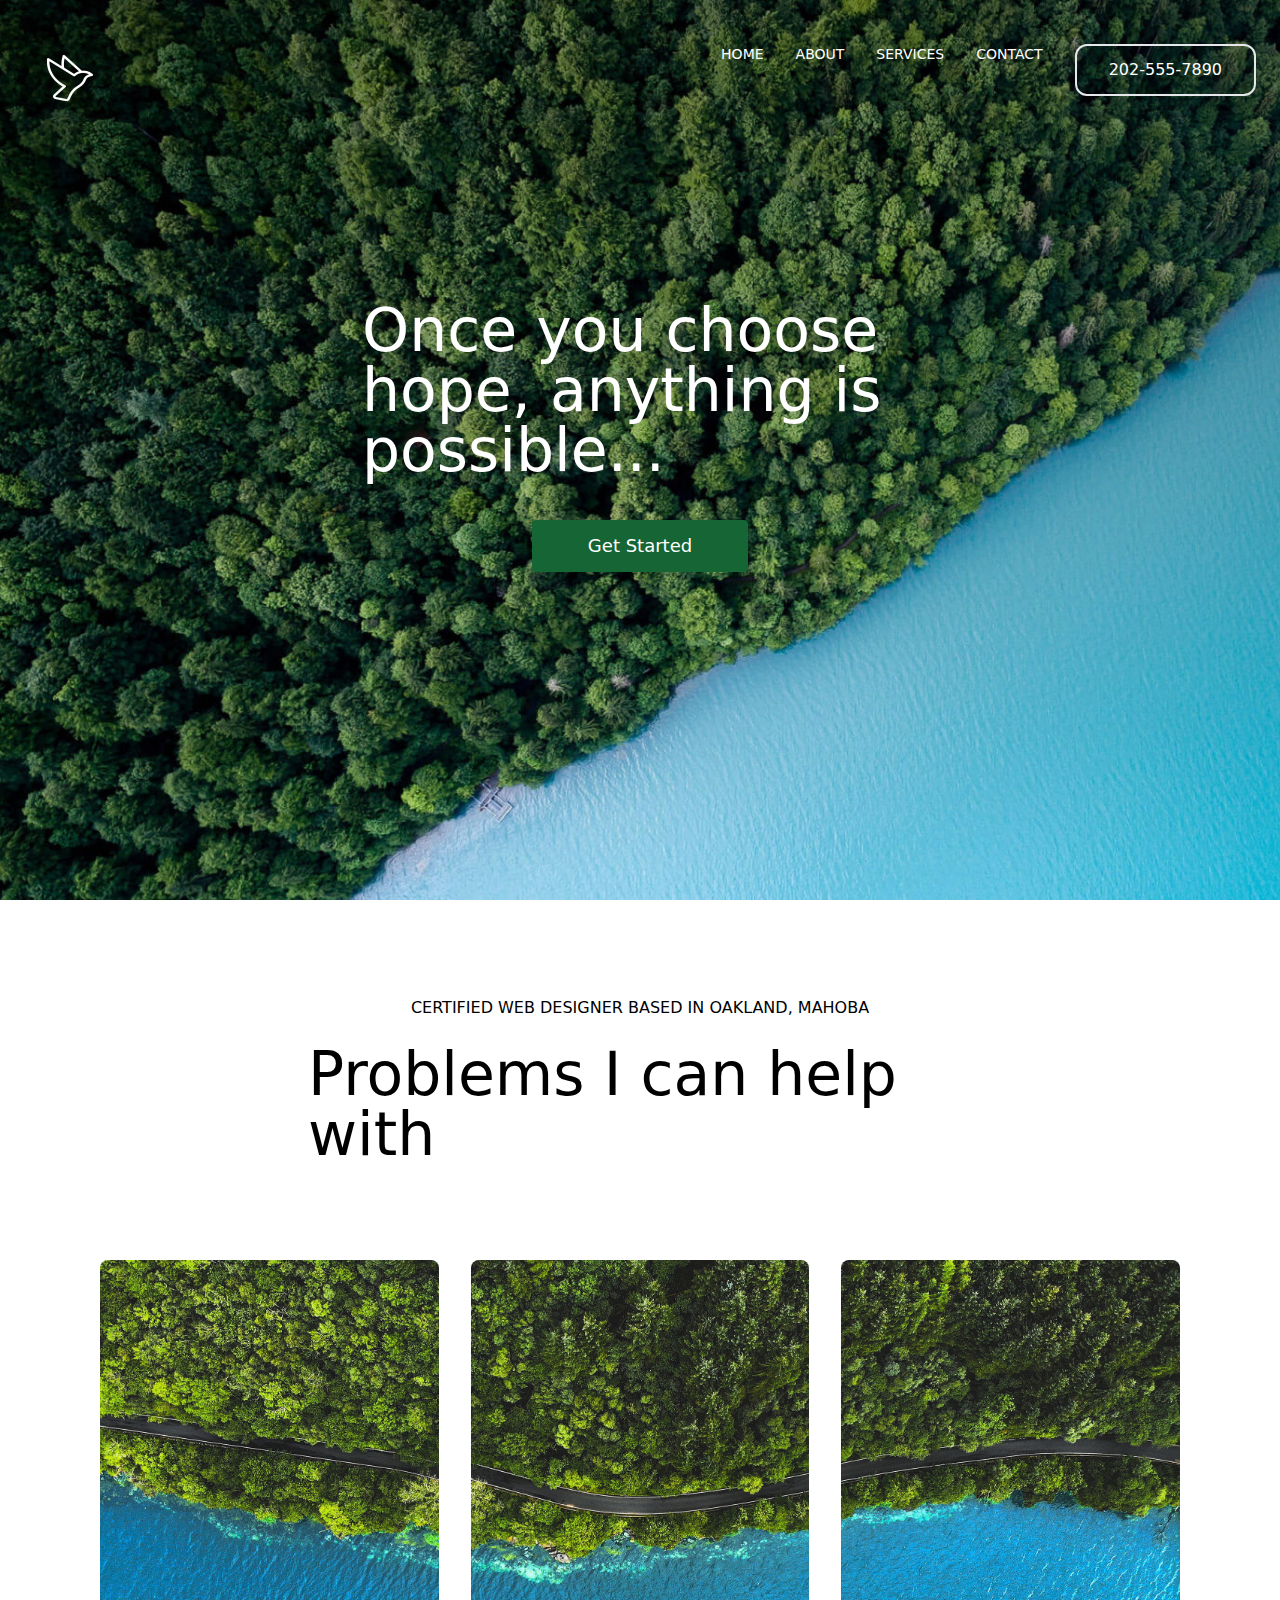
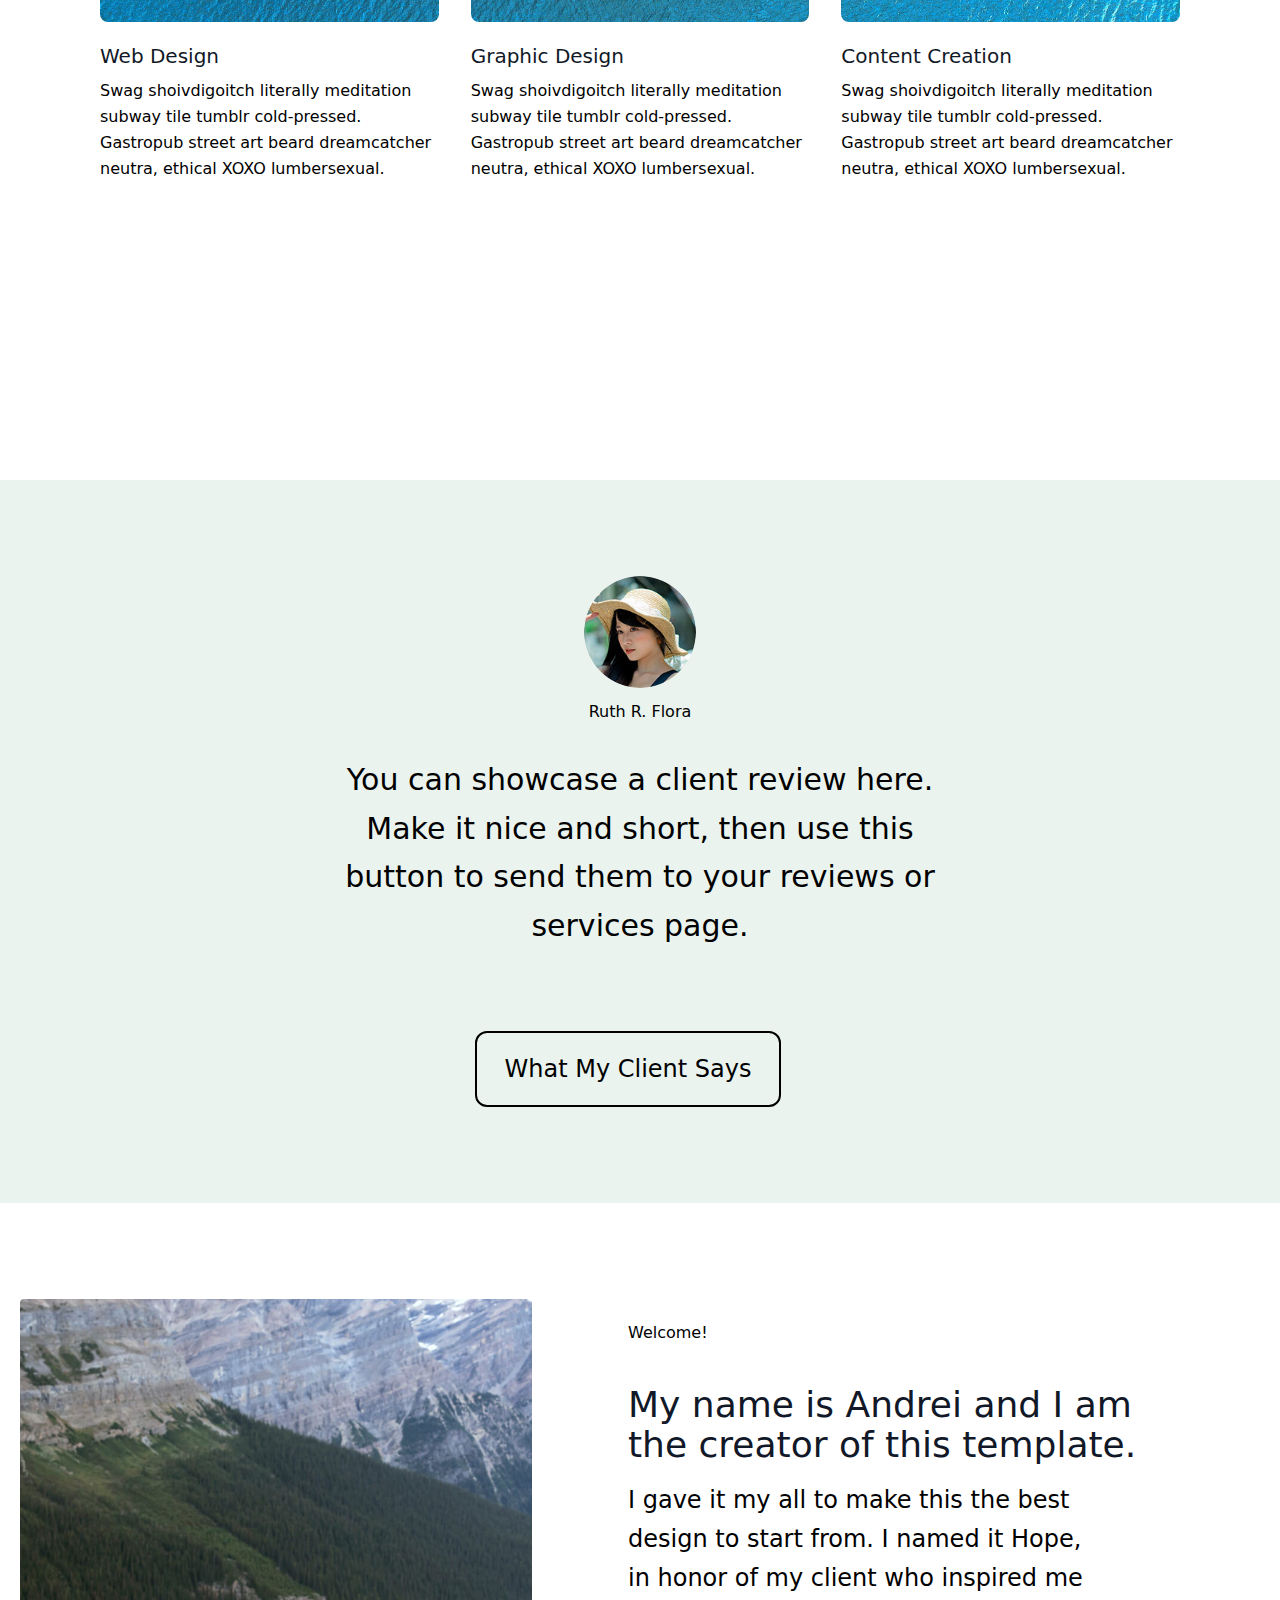
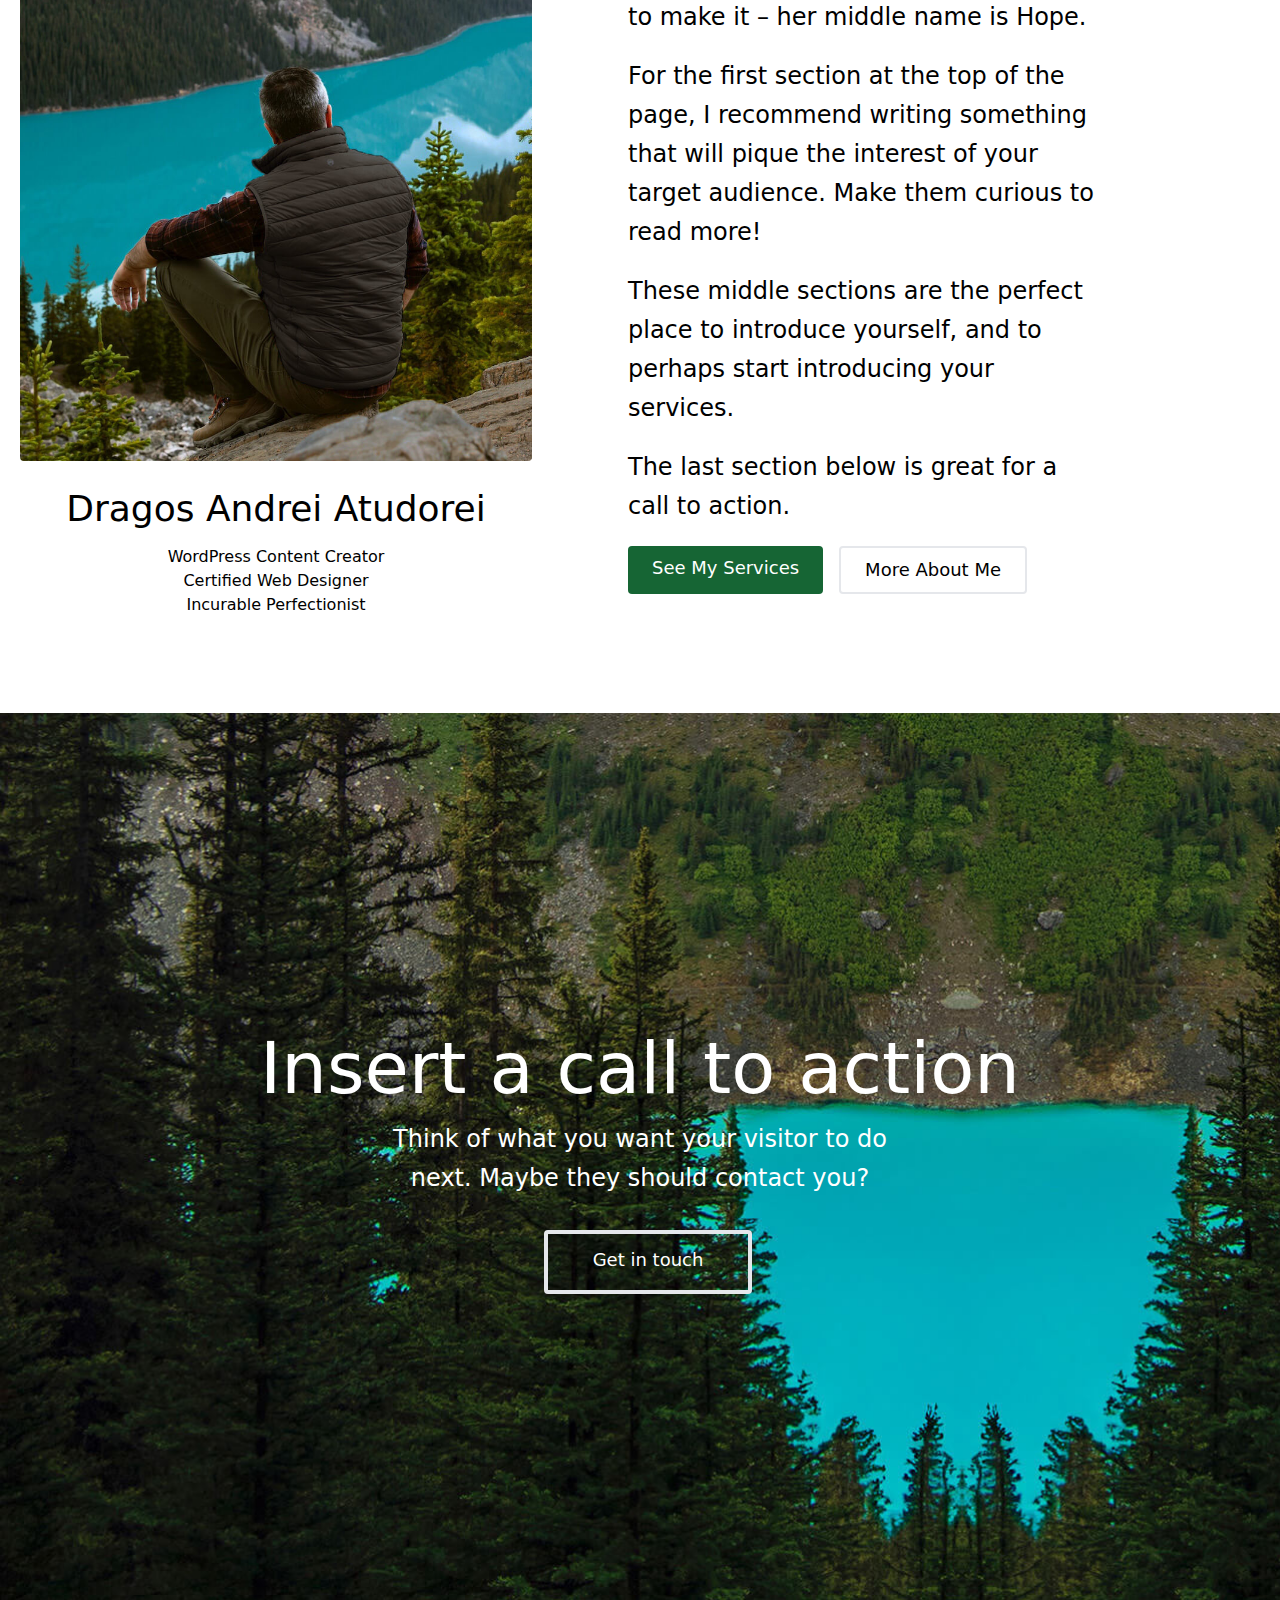
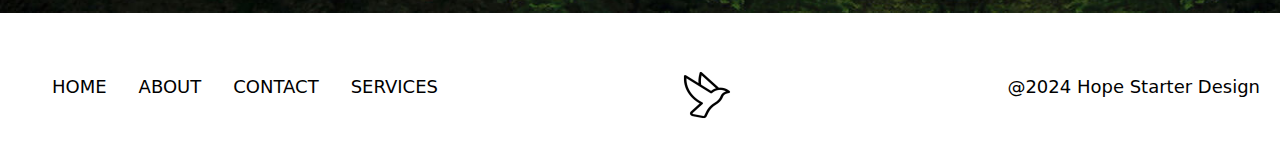
<file: src/index.html>
<!DOCTYPE html>
<html lang="en">

<head>
  <meta charset="UTF-8">
  <meta name="viewport" content="width=device-width, initial-scale=1.0">
  <title>task-2 Tailwind</title>
  <link href="./output.css" rel="stylesheet">
  <!-- npx tailwindcss -i ./src/input.css -o ./src/output.css --watch -->
</head>

<body>
  <section class="text-white body-font bg-hero-pattern h-screen  bg-cover">
    <nav class="bg-transparent  dark:border-gray-700 px-6 sm:px-6 py-8 rounded dark:bg-gray-800 ">
      <div class="container flex flex-wrap text-3xl space-x-6 text-center justify-between items-center mx-auto">
        <a href="#" class="flex items-center">
          <img class="ml-4 mt-4" src="img/logo-white-1-60x60.png" alt="">

        </a>

        <div class="flex items-center">
          <button id="menu-toggle" type="button"
            class="inline-flex items-center  text-lg  mt-36 p-2 ml-3  text-gray-500 rounded-lg hover:bg-gray-100 focus:outline-none focus:ring-2 focus:ring-gray-200 dark:text-gray-400 dark:hover:bg-gray-700 dark:focus:ring-gray-600 md:hidden">
            <span class="sr-only">Open main menu</span>
            <!-- Hamburger icon -->
            <svg class="h-6 w-6" fill="none" viewBox="0 0 24 24" stroke="currentColor">
              <path stroke-linecap="round" stroke-linejoin="round" stroke-width="2" d="M4 6h16M4 12h16m-7 6h7" />
            </svg>
          </button>
        </div>

        <div class="w-full md:block md:w-auto  hidden" id="mobile-menu">
          <ul class="flex flex-col mt-4 md:flex-row md:space-x-8 md:mt-0 md:text-sm md:font-medium">
            <li>
              <a href="#" class="block py-2 pr-4 pl-3 text-white  rounded md:bg-transparent  md:p-0 dark:text-white"
                aria-current="page">
                HOME
              </a>
            </li>
            <li>
              <a href="about.html"
                class="block py-2 pr-4 pl-3  border-b border-gray-100 hover:bg-gray-50 md:hover:bg-transparent md:border-0  md:p-0 dark:text-gray-400 text-white dark:hover:bg-gray-700 dark:hover:text-white md:dark:hover:bg-transparent dark:border-gray-700">
                ABOUT
              </a>
            </li>
            <li>
              <a href="service.html"
                class="block py-2 pr-4 pl-3  border-b border-gray-100 hover:bg-gray-50 md:hover:bg-transparent md:border-0  md:p-0 text-white md:dark:hover:text-white dark:hover:bg-gray-700 dark:hover:text-white md:dark:hover:bg-transparent dark:border-gray-700">
                SERVICES
              </a>
            </li>

            <li>
              <a href="contact.html"
                class="block py-2 pr-4 pl-3 text-white hover:bg-gray-50 md:hover:bg-transparent md:border-0  md:p-0 dark:text-gray-400 md:dark:hover:text-white dark:hover:bg-gray-700 dark:hover:text-white md:dark:hover:bg-transparent">
                CONTACT
              </a>
            </li>
            <button class="inline-flex items-center mt-8 bg-transparent border-2 rounded-xl text-white   py-3 px-8
        focus:outline-none hover:bg-green-950 space-x-5  text-base font-normal mr-6 md:mt-0">202-555-7890

            </button>
          </ul>
        </div>

      </div>
    </nav>



    <div class="flex justify-center items-center  text-white mt-40 ml-14">
      <h1 class=" text-6xl w-1/2">Once you choose hope, anything is possible...</h1>
    </div>
    <div class="flex justify-center items-center mt-10  ">
      <button class=" rounded px-14 py-3 font-normal text-lg hover:bg-green-900  bg-green-800">Get Started</button>
    </div>
  </section>

  <section class="text-black body-font">
    <div class="container px-5 py-24 mx-auto">
      <div class="flex flex-col">
        <div>
          <p class="flex items-center justify-center mb-6 ">CERTIFIED WEB DESIGNER BASED IN OAKLAND, MAHOBA</p>
        </div>
        <div class="flex items-center justify-center ">
          <h1 class=" text-6xl font-normal px-72 mb-24 ">Problems I can help with</h1>

        </div>


      </div>
      <div class="flex flex-wrap sm:-m-4 px-20  mx-4 mb-10 mt-4">
        <div class="p-4 md:w-1/3  sm:mb-0 mb-6">
          <div class="rounded-lg h-1/2 overflow-hidden">
            <img alt="content" class="object-cover object-center h-96 w-screen" src="img/2-home.jpg">
          </div>
          <h2 class="text-xl font-medium title-font text-gray-900 mt-5">Web Design</h2>
          <p class="text-base leading-relaxed mt-2">Swag shoivdigoitch literally meditation subway tile tumblr
            cold-pressed. Gastropub street art beard dreamcatcher neutra, ethical XOXO lumbersexual.</p>

        </div>
        <div class="p-4 md:w-1/3 sm:mb-0 mb-6">
          <div class="rounded-lg h-1/2 overflow-hidden">
            <img alt="content" class="object-cover object-center h-full w-full" src="img/3-home.jpg">
          </div>
          <h2 class="text-xl font-medium title-font text-gray-900 mt-5">Graphic Design</h2>
          <p class="text-base leading-relaxed mt-2">Swag shoivdigoitch literally meditation subway tile tumblr
            cold-pressed. Gastropub street art beard dreamcatcher neutra, ethical XOXO lumbersexual.</p>

        </div>
        <div class="p-4 md:w-1/3 sm:mb-0 mb-6">
          <div class="rounded-lg h-1/2 overflow-hidden">
            <img alt="content" class="object-cover object-center h-full w-full" src="img/4-home.jpg">
          </div>
          <h2 class="text-xl font-medium title-font text-gray-900 mt-5">Content Creation</h2>

          <p class="text-base leading-relaxed mt-2">Swag shoivdigoitch literally meditation subway tile tumblr
            cold-pressed. Gastropub street art beard dreamcatcher neutra, ethical XOXO lumbersexual.</p>

        </div>
      </div>
    </div>
  </section>

  <section class="text-black h-3/4 bg-[#EAF3EE] body-font">
    <div class="container px-5 py-24 mx-auto">
      <div class="xl:w-1/2 lg:w-3/4  w-full mx-auto flex justify-center items-center flex-col">
        <img class="h-28 rounded-full mb-3 w-28" src="img/flora.jpg" alt="">
        <p>Ruth R. Flora </p>
        <p class="leading-relaxed text-center mt-8 text-3xl">You can showcase a client review here. Make it nice and
          short, then use this button to send them to your reviews or services page.</p>

        <button class="inline-flex items-center mt-20 bg-transparent border-2 rounded-xl px-7 py-5   
        focus:outline-none hover:bg-green-800  border-black text-2xl  mr-6 ">What My Client Says

        </button>

      </div>
    </div>
  </section>

  <section class=" h-3/4 w-auto body-font">
    <div class="container mx-auto flex px-5 py-24 md:flex-row flex-col items-center">
      <div class="lg:max-w-lg lg:w-full md:w-1/2  mb-10 md:mb-0">
        <img class="object-cover object-center rounded " alt="hero" src="img/Dragos.jpg">
        <h1 class="items-center justify-center flex text-black font-normal text-4xl mt-7">Dragos Andrei Atudorei</h1>

        <p class="flex justify-center items-center mt-4 ">WordPress Content Creator</p>
        <p class="flex justify-center items-center "> Certified Web Designer</p>
        <p class="flex justify-center items-center "> Incurable Perfectionist</p>

      </div>
      <div
        class="lg:flex-grow md:w-1/2 lg:pl-24 md:pl-16 w-full flex flex-col md:items-start md:text-left items-center text-center">
        <p class=" mb-10 ">Welcome!</p>
        <h1 class="title-font sm:text-4xl text-3xl mb-4 font-medium text-gray-900">
          My name is Andrei and I am
          <br class="hidden lg:inline-block">the creator of this template.
        </h1>
        <p class="mb-5 text-2xl w-3/4 leading-relaxed">I gave it my all to make this the best design to start from. I
          named it Hope, in honor of my client who inspired me to make it – her middle name is Hope.</p>


        <p class="mb-5 text-2xl w-3/4 leading-relaxed">
          For the first section at the top of the page, I recommend writing something that will pique the interest of
          your target audience. Make them curious to read more!
        </p>

        <p class="mb-5 text-2xl w-3/4 leading-relaxed">
          These middle sections are the perfect place to introduce yourself, and to perhaps start introducing your
          services.
        </p>
        <p class="mb-5 text-2xl w-3/4 leading-relaxed">
          The last section below is great for a call to action.

        </p>
        <div class="flex justify-center">
          <button
            class="inline-flex text-white bg-green-800 border-0 py-2 px-6 focus:outline-none hover:bg-green-900 rounded text-lg">See
            My Services</button>
          <button
            class="ml-4 flex text-black bg-transparent border-2 py-2 px-6 focus:outline-none hover:bg-green-900 hover:text-white  rounded text-lg">More
            About Me</button>
        </div>
      </div>
    </div>
  </section>

  <section class="text-white items-center justify-center flex body-font bg-hero-pattern2 h-screen mb-5 bg-cover">
    <div class="container mx-auto flex  px-5 py-24 items-center justify-center flex-col">
      <div class="text-center  lg:w-2/3 w-full flex items-center justify-center flex-col h-full">
        <h1 class="title-font  sm:text-7xl text-4xl mb-4 font-normal ">Insert a call to action</h1>
        <p class="mb-8 w-4/6 text-2xl leading-relaxed">Think of what you want your visitor to do next. Maybe they should
          contact you?</p>
        <div class="flex justify-center">
          <button
            class="ml-4    bg-transparent w-52 h-16 border-4 py-3 px-8 focus:outline-none hover:bg-green-900 hover:border-none hover:text-white text-center flex justify-center rounded text-lg">Get
            in touch</button>
        </div>
      </div>
    </div>
  </section>

  <footer class="text-white  body-font">
    <div class="container px-5 py-8 mx-auto flex text-center justify-between sm:flex-row flex-col">
      <div class="flex  text-center justify-center">
        <p class="text-lg text-black sm:ml-4 sm:pl-4  sm:py-2 sm:mt-0 mt-2">HOME
        </p>
        <p class="text-lg text-black sm:ml-4 sm:pl-4  sm:py-2 sm:mt-0 mt-2">ABOUT
        </p>
        <p class="text-lg text-black sm:ml-4 sm:pl-4  sm:py-2 sm:mt-0 mt-2">CONTACT
        </p>
        <p class="text-lg text-black sm:ml-4 sm:pl-4  sm:py-2 sm:mt-0 mt-2">SERVICES
        </p>
      </div>
      <div>
        <img class="flex justify-center items-center invert" src="img/logo-white-1-60x60.png" alt="">
      </div>
      <div class="text-lg text-black sm:ml-4 sm:pl-4  sm:py-2 sm:mt-0 mt-2 ">
        <p>
          @2024 Hope Starter Design
        </p>
      </div>
    </div>
  </footer>
  <script>
    const menuToggle = document.getElementById('menu-toggle');
    const mobileMenu = document.getElementById('mobile-menu');

    menuToggle.addEventListener('click', function () {
      mobileMenu.classList.toggle('hidden');
    });
  </script>
</body>

</html>
</file>
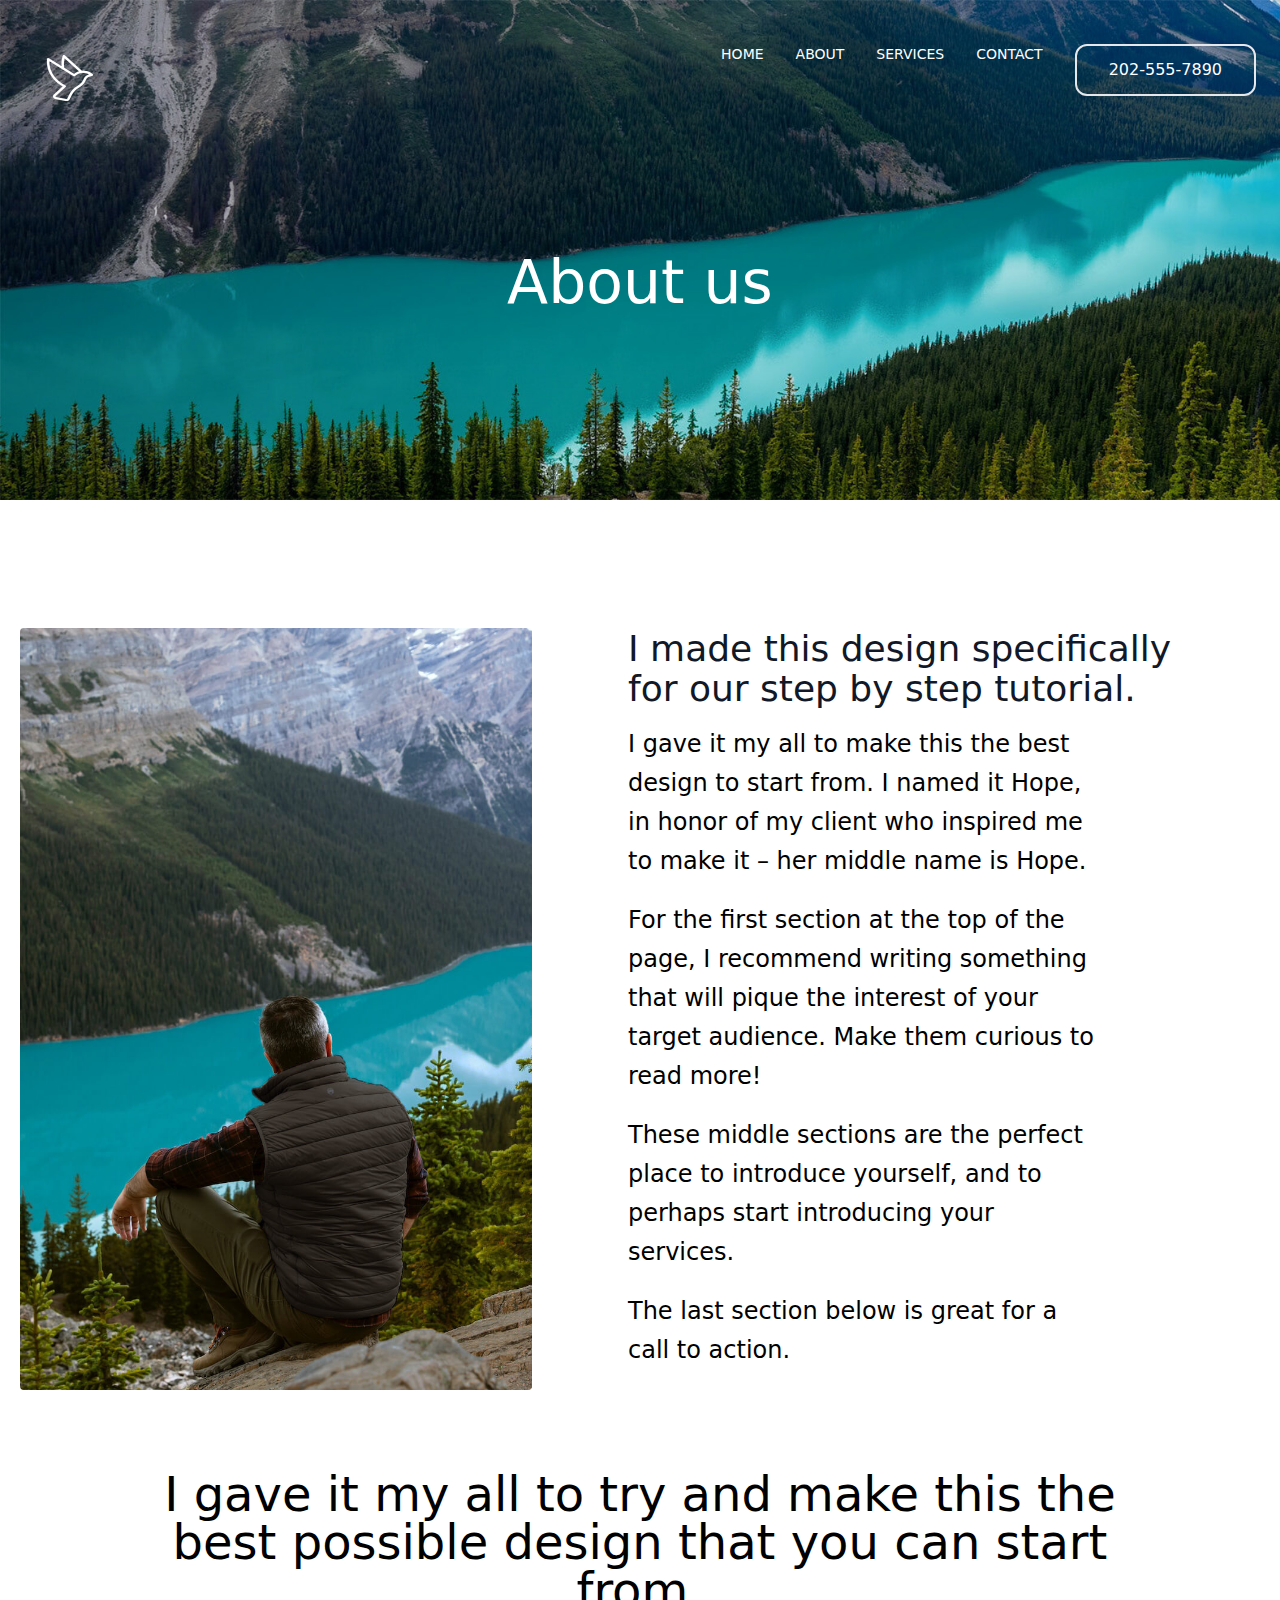
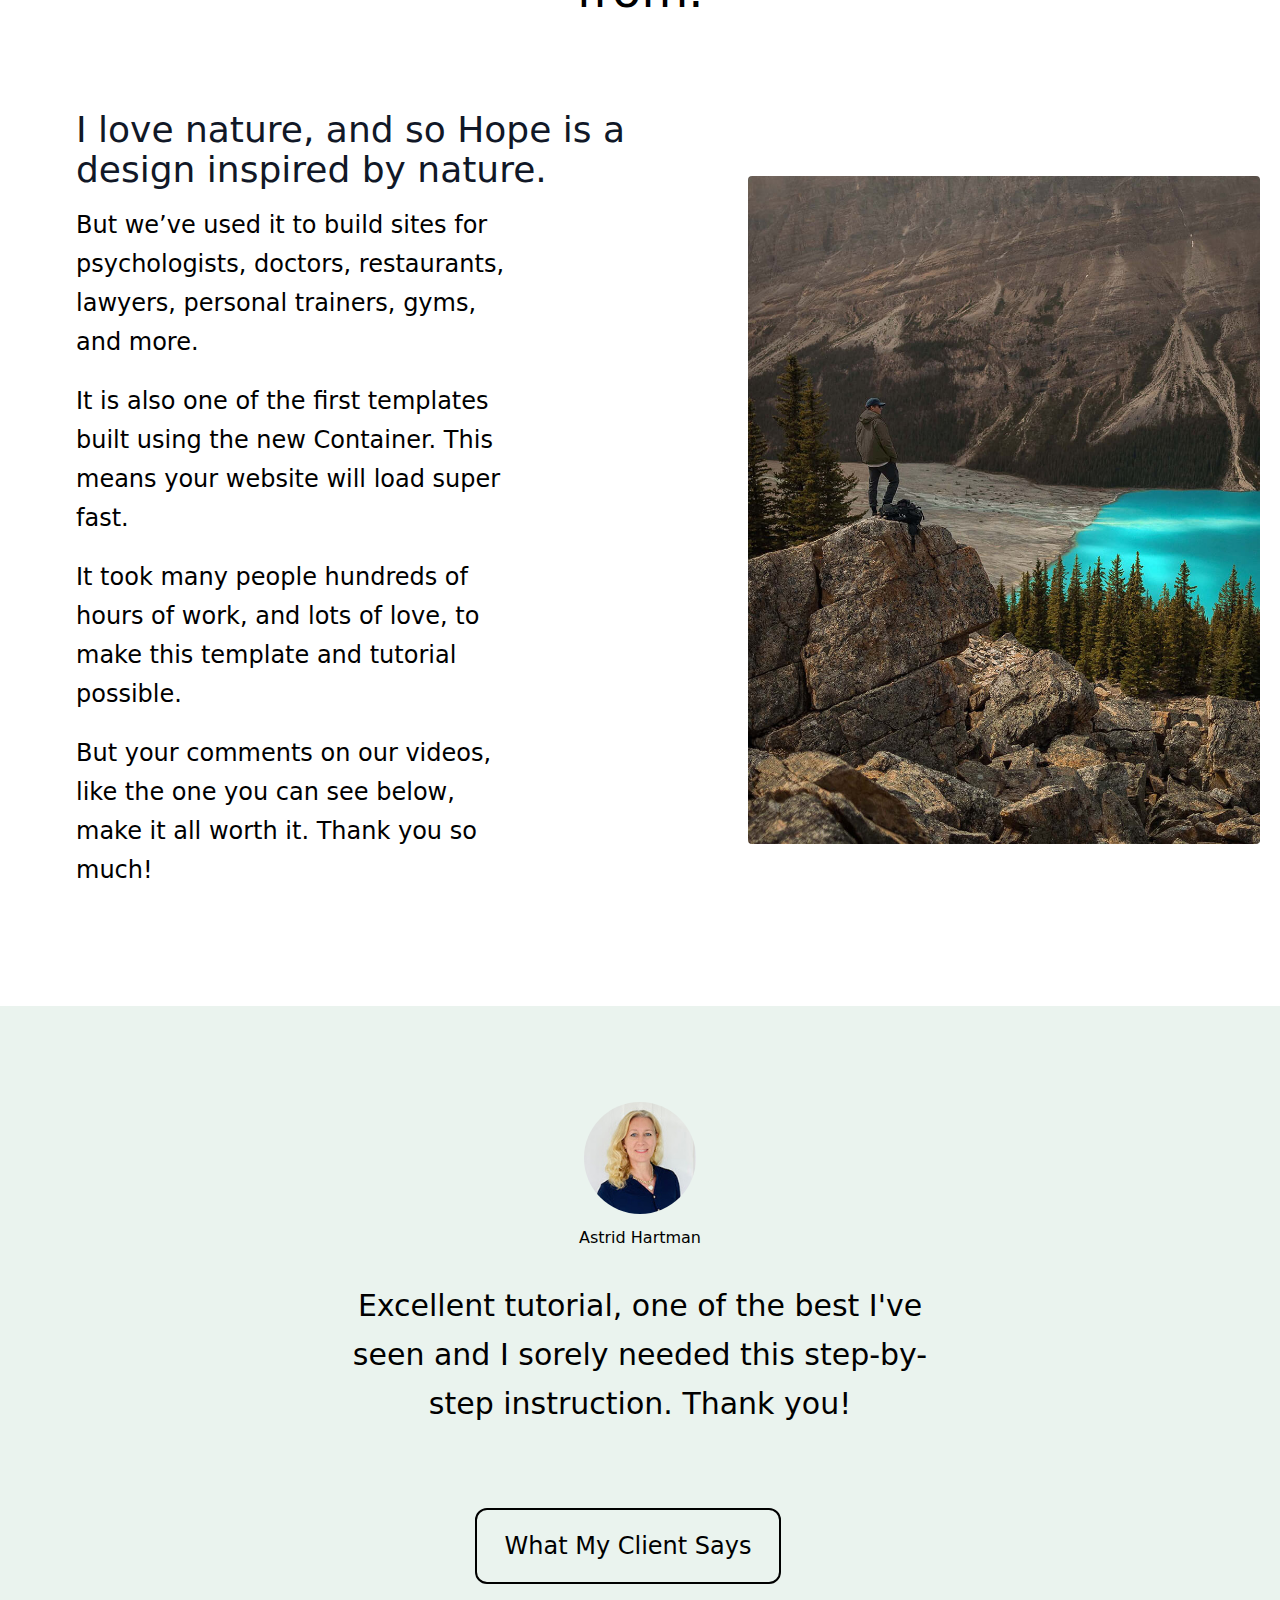
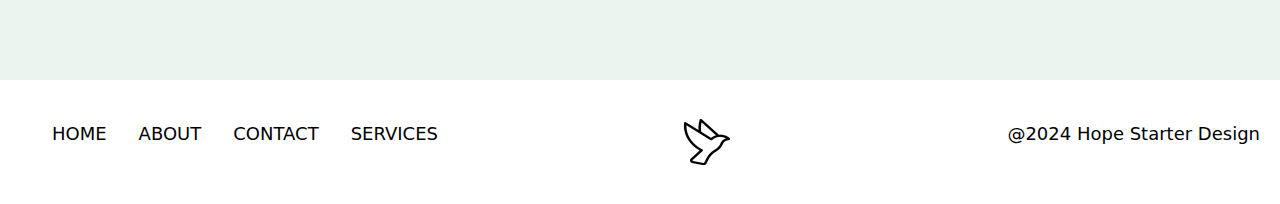
<file: src/about.html>
<!DOCTYPE html>
<html lang="en">

<head>
  <meta charset="UTF-8">
  <meta name="viewport" content="width=device-width, initial-scale=1.0">
  <title>About</title>
  <link href="./output.css" rel="stylesheet">
  <!-- npx tailwindcss -i ./src/input.css -o ./src/output.css --watch -->
</head>

<body>
  <section class="text-white body-font bg-hero-pattern4 h-[500px]  bg-cover">
    <nav class="bg-transparent  dark:border-gray-700 px-6 sm:px-6 py-8 rounded dark:bg-gray-800 ">
      <div class="container flex flex-wrap text-3xl space-x-6 text-center justify-between items-center mx-auto">
        <a href="#" class="flex items-center">
          <img class="ml-4 mt-4" src="img/logo-white-1-60x60.png" alt="">

        </a>

        <div class="flex items-center">
          <button id="menu-toggle" type="button"
            class="inline-flex items-center  text-lg  mt-36 p-2 ml-3  text-gray-500 rounded-lg hover:bg-gray-100 focus:outline-none focus:ring-2 focus:ring-gray-200 dark:text-gray-400 dark:hover:bg-gray-700 dark:focus:ring-gray-600 md:hidden">
            <span class="sr-only">Open main menu</span>
            <!-- Hamburger icon -->
            <svg class="h-6 w-6" fill="none" viewBox="0 0 24 24" stroke="currentColor">
              <path stroke-linecap="round" stroke-linejoin="round" stroke-width="2" d="M4 6h16M4 12h16m-7 6h7" />
            </svg>
          </button>
        </div>

        <div class="w-full md:block md:w-auto  hidden" id="mobile-menu">
          <ul class="flex flex-col mt-4 md:flex-row md:space-x-8 md:mt-0 md:text-sm md:font-medium">
            <li>
              <a href="#" class="block py-2 pr-4 pl-3 text-white  rounded md:bg-transparent  md:p-0 dark:text-white"
                aria-current="page">
                HOME
              </a>
            </li>
            <li>
              <a href="about.html"
                class="block py-2 pr-4 pl-3  border-b border-gray-100 hover:bg-gray-50 md:hover:bg-transparent md:border-0  md:p-0 dark:text-gray-400 text-white dark:hover:bg-gray-700 dark:hover:text-white md:dark:hover:bg-transparent dark:border-gray-700">
                ABOUT
              </a>
            </li>
            <li>
              <a href="service.html"
                class="block py-2 pr-4 pl-3  border-b border-gray-100 hover:bg-gray-50 md:hover:bg-transparent md:border-0  md:p-0 text-white md:dark:hover:text-white dark:hover:bg-gray-700 dark:hover:text-white md:dark:hover:bg-transparent dark:border-gray-700">
                SERVICES
              </a>
            </li>

            <li>
              <a href="contact.html"
                class="block py-2 pr-4 pl-3 text-white hover:bg-gray-50 md:hover:bg-transparent md:border-0  md:p-0 dark:text-gray-400 md:dark:hover:text-white dark:hover:bg-gray-700 dark:hover:text-white md:dark:hover:bg-transparent">
                CONTACT
              </a>
            </li>
            <button class="inline-flex items-center mt-8 bg-transparent border-2 rounded-xl text-white   py-3 px-8
        focus:outline-none hover:bg-green-950 space-x-5  text-base font-normal mr-6 md:mt-0">202-555-7890

            </button>
          </ul>
        </div>

      </div>
    </nav>



    <div class="flex justify-center items-center text-center text-white">
      <h1 class=" text-6xl mt-28 ">About us</h1>
    </div>
    
  </section>

  

 
  <section class=" h-3/4 w-auto mt-32 body-font">
    <div class="container mx-auto flex px-5  md:flex-row flex-col items-center">
      <div class="lg:max-w-lg lg:w-full md:w-1/2  mb-10 md:mb-0">
        <img class="object-cover object-center rounded " alt="hero" src="img/Dragos.jpg">
       
      </div>
      <div
        class="lg:flex-grow md:w-1/2 lg:pl-24 md:pl-16 w-full flex flex-col md:items-start md:text-left items-center text-center">
        <h1 class="title-font sm:text-4xl text-3xl mb-4 font-medium text-gray-900">
            I made this design specifically 
          <br class="hidden lg:inline-block">for our step by step tutorial.
        </h1>
        <p class="mb-5 text-2xl w-3/4 leading-relaxed">I gave it my all to make this the best design to start from. I
          named it Hope, in honor of my client who inspired me to make it – her middle name is Hope.</p>


        <p class="mb-5 text-2xl w-3/4 leading-relaxed">
          For the first section at the top of the page, I recommend writing something that will pique the interest of
          your target audience. Make them curious to read more!
        </p>

        <p class="mb-5 text-2xl w-3/4 leading-relaxed">
          These middle sections are the perfect place to introduce yourself, and to perhaps start introducing your
          services.
        </p>
        <p class="mb-5 text-2xl w-3/4 leading-relaxed">
          The last section below is great for a call to action.

        </p>
        
      </div>
    </div>

    <div class="text-center flex justify-between  mt-20 px-32 text-5xl"><p>I gave it my all to try and make this the best possible design that you can start from.</p></div>

  </section>


  <section class=" body-font ">
    <div class="container mx-auto flex px-5 py-24 md:flex-row flex-col items-center">
      <div class="lg:flex-grow md:w-1/2 lg:pr-24 md:pr-16 flex flex-col md:items-start md:text-left mb-16 md:mb-0 items-center text-center pl-14 w-1/2">
        <h1 class="title-font sm:text-4xl text-3xl mb-4  text-gray-900">I love nature, and so Hope is a  <br class="hidden lg:inline-block">design inspired by nature.
        </h1>

        <p class="mb-5 leading-relaxed  text-2xl w-3/4 ">But we’ve used it to build sites for psychologists, doctors, restaurants, lawyers, personal trainers, gyms, and more.</p>

            <p class="mb-5 text-2xl w-3/4 leading-relaxed">It is also one of the first templates built using the new Container. This means your website will load super fast.</p>
            
        <p class="mb-5 text-2xl w-3/4 leading-relaxed"> It took many people hundreds of hours of work, and lots of love, to make this template and tutorial possible.</p>
            
    <p class="mb-5 text-2xl w-3/4 leading-relaxed"> But your comments on our videos, like the one you can see below, make it all worth it. Thank you so much!</p>
        
      </div>
      <div class="lg:max-w-lg lg:w-full md:w-1/2 w-5/6">
        <img class="object-cover object-center rounded" alt="hero" src="img/3-about.jpg">
      </div>
    </div>
  </section>

  
   <section class="text-black h-3/4 bg-[#EAF3EE] body-font">
    <div class="container px-5 py-24 mx-auto">
      <div class="xl:w-1/2 lg:w-3/4  w-full mx-auto flex justify-center items-center flex-col">
        <img class="h-28 rounded-full mb-3 w-28" src="img/astrid.jpg" alt="">
        <p>Astrid Hartman </p>
        <p class="leading-relaxed text-center mt-8 text-3xl">Excellent tutorial, one of the best I've seen and I sorely needed this step-by-step instruction. Thank you!</p>

        <button class="inline-flex items-center mt-20 bg-transparent border-2 rounded-xl px-7 py-5   
        focus:outline-none hover:bg-green-800  border-black text-2xl  mr-6 ">What My Client Says

        </button>

      </div>
    </div>
  </section>



  <footer class="text-white  body-font">
    <div class="container px-5 py-8 mx-auto flex text-center justify-between sm:flex-row flex-col">
      <div class="flex  text-center justify-center">
      <p class="text-lg text-black sm:ml-4 sm:pl-4  sm:py-2 sm:mt-0 mt-2">HOME 
      </p>
      <p class="text-lg text-black sm:ml-4 sm:pl-4  sm:py-2 sm:mt-0 mt-2">ABOUT 
      </p>
      <p class="text-lg text-black sm:ml-4 sm:pl-4  sm:py-2 sm:mt-0 mt-2">CONTACT 
      </p>
      <p class="text-lg text-black sm:ml-4 sm:pl-4  sm:py-2 sm:mt-0 mt-2">SERVICES 
      </p>
    </div>
    <div>
        <img class="flex justify-center items-center invert" src="img/logo-white-1-60x60.png" alt="">
      </div>
      <div class="text-lg text-black sm:ml-4 sm:pl-4  sm:py-2 sm:mt-0 mt-2 ">
        <p>
          @2024 Hope Starter Design
        </p>
      </div>
    </div>
  </footer>
  <script>
    const menuToggle = document.getElementById('menu-toggle');
    const mobileMenu = document.getElementById('mobile-menu');
  
    menuToggle.addEventListener('click', function () {
      mobileMenu.classList.toggle('hidden');
    });
  </script>
</body>

</html>
</file>
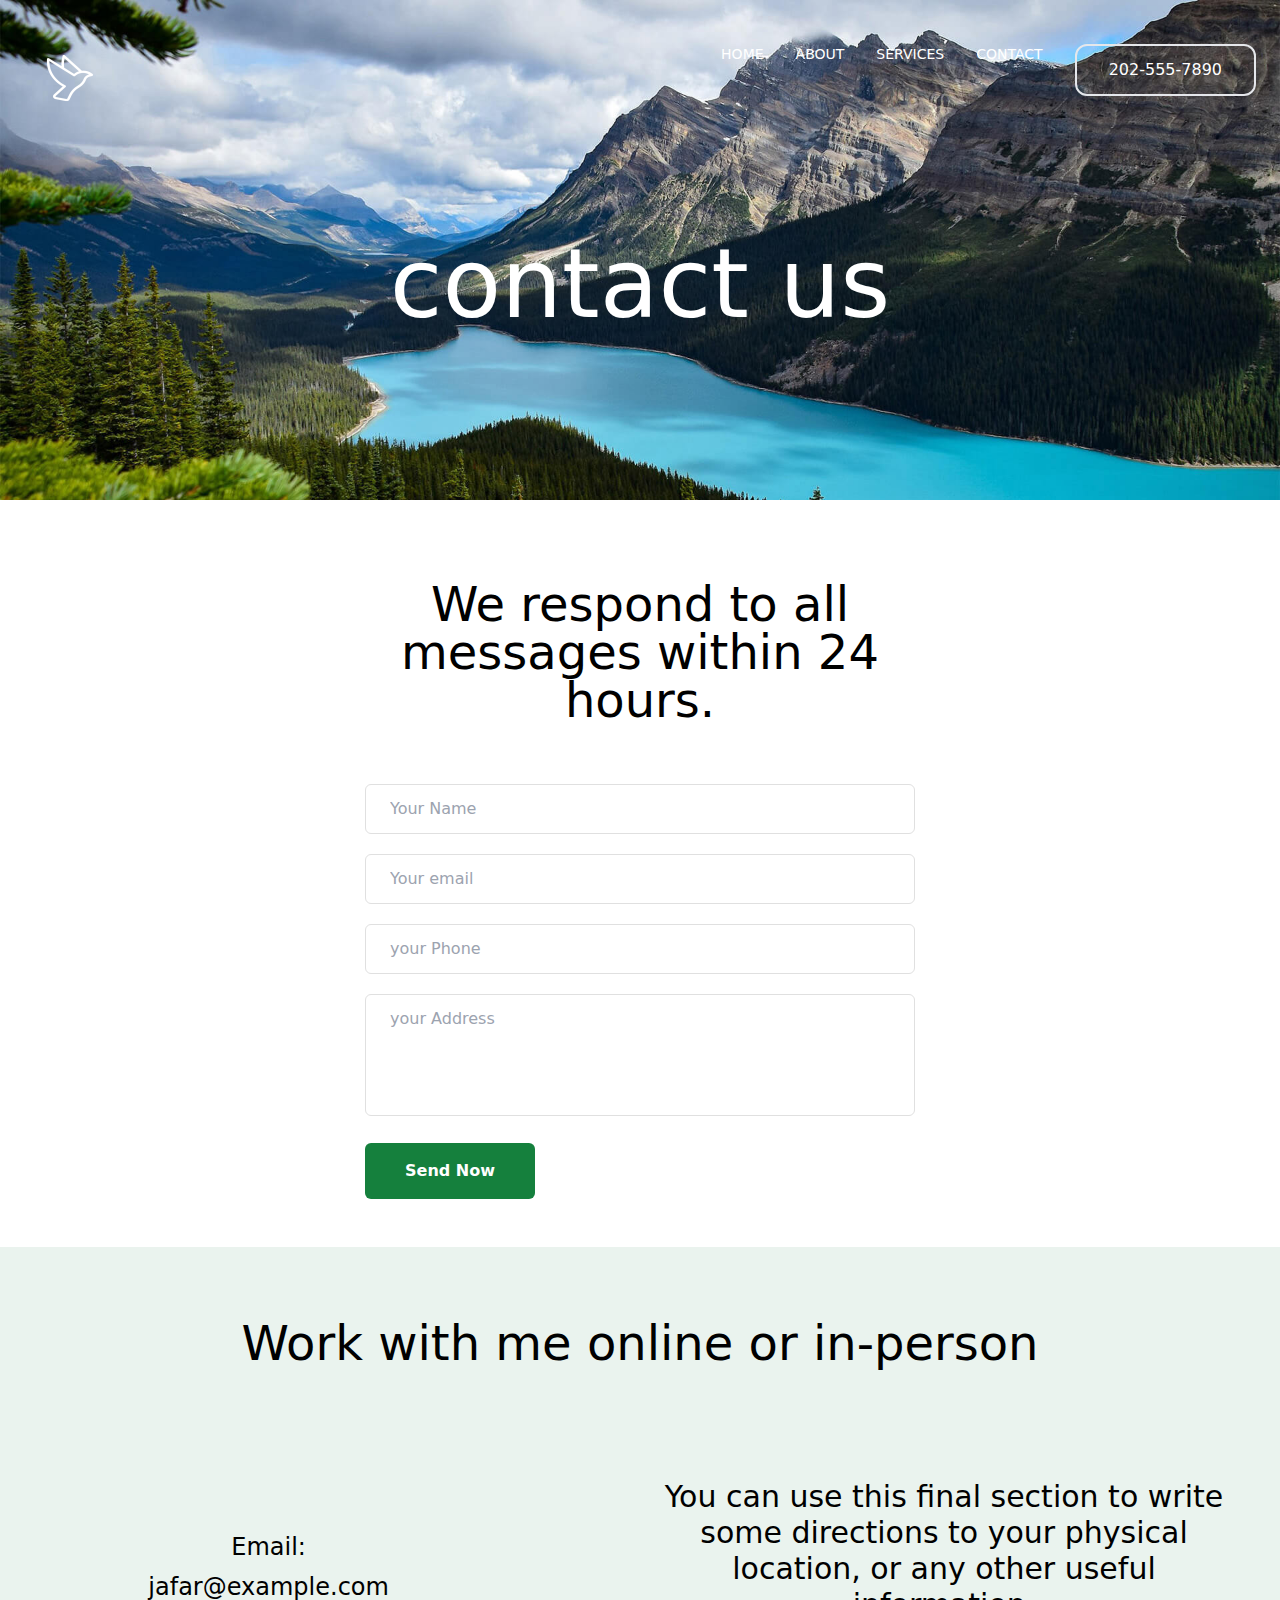
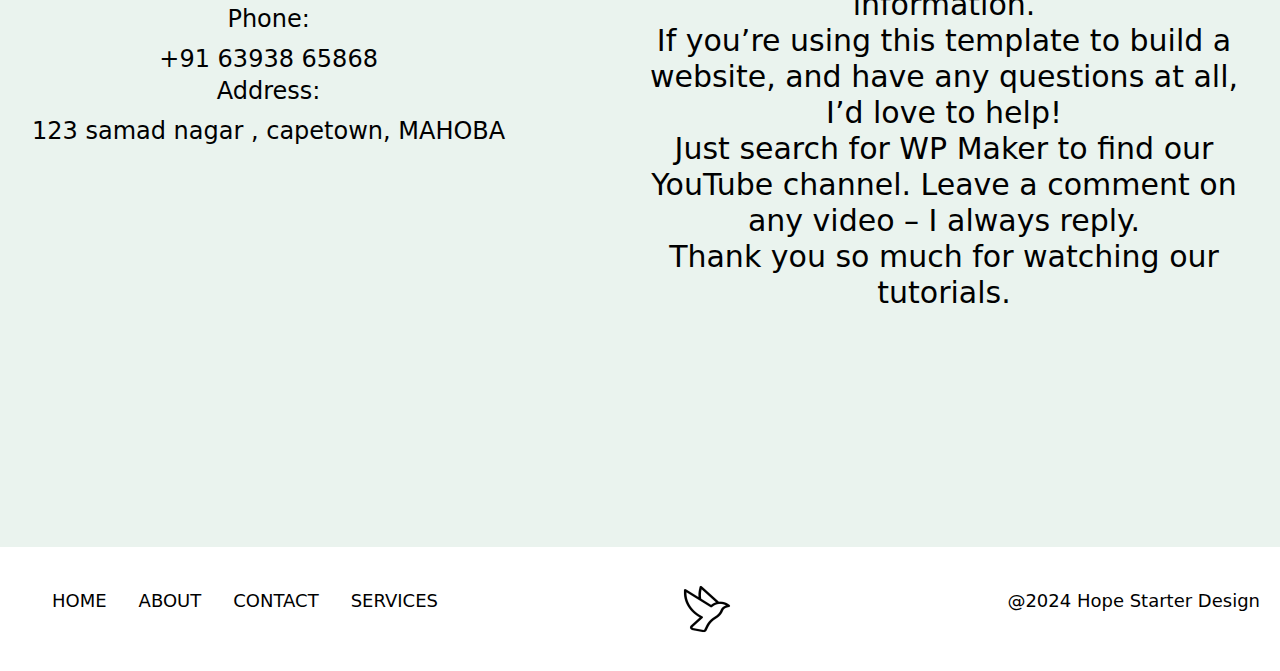
<file: src/contact.html>
<!DOCTYPE html>
<html lang="en">
<head>
    <meta charset="UTF-8">
    <meta name="viewport" content="width=device-width, initial-scale=1.0">
    <title>contact page</title>
  <link href="./output.css" rel="stylesheet">

</head>
<body>
    
    <section class="text-white body-font bg-hero-pattern3  h-[500px]  bg-cover">
        <nav class="bg-transparent  dark:border-gray-700 px-6 sm:px-6 py-8 rounded dark:bg-gray-800 ">
          <div class="container flex flex-wrap text-3xl space-x-6 text-center justify-between items-center mx-auto">
            <a href="#" class="flex items-center">
              <img class="ml-4  mt-4" src="img/logo-white-1-60x60.png" alt="">
    
            </a>
        
            <div class="flex items-center">
              <button
                id="menu-toggle"
                type="button"
                class="inline-flex items-center  text-lg  mt-36 p-2 ml-3  text-gray-500 rounded-lg hover:bg-gray-100 focus:outline-none focus:ring-2 focus:ring-gray-200 dark:text-gray-400 dark:hover:bg-gray-700 dark:focus:ring-gray-600 md:hidden"
              >
                <span class="sr-only">Open main menu</span>
                <!-- Hamburger icon -->
                <svg class="h-6 w-6" fill="none"  viewBox="0 0 24 24" stroke="currentColor">
                  <path
                    stroke-linecap="round"
                    stroke-linejoin="round"
                    stroke-width="2"
                    d="M4 6h16M4 12h16m-7 6h7"
                  />
                </svg>
              </button>
            </div>
        
            <div
              class="w-full md:block md:w-auto  hidden"
              id="mobile-menu"
            >
              <ul class="flex flex-col mt-4 md:flex-row md:space-x-8 md:mt-0 md:text-sm md:font-medium">
                <li>
                  <a
                    href="index.html"
                    class="block py-2 pr-4 pl-3 text-white  rounded md:bg-transparent  md:p-0 dark:text-white"
                    aria-current="page"
                  >
                    HOME
                  </a>
                </li>
                <li>
                  <a
                    href="about.html"
                    class="block py-2 pr-4 pl-3  border-b border-gray-100 hover:bg-gray-50 md:hover:bg-transparent md:border-0  md:p-0 dark:text-gray-400 text-white dark:hover:bg-gray-700 dark:hover:text-white md:dark:hover:bg-transparent dark:border-gray-700"
                  >
                    ABOUT
                  </a>
                </li>
                <li>
                  <a
                    href="service.html"
                    class="block py-2 pr-4 pl-3  border-b border-gray-100 hover:bg-gray-50 md:hover:bg-transparent md:border-0  md:p-0 text-white md:dark:hover:text-white dark:hover:bg-gray-700 dark:hover:text-white md:dark:hover:bg-transparent dark:border-gray-700"
                  >
                    SERVICES
                  </a>
                </li>
                
                <li>
                  <a
                    href="contact.html"
                    class="block py-2 pr-4 pl-3 text-white hover:bg-gray-50 md:hover:bg-transparent md:border-0  md:p-0 dark:text-gray-400 md:dark:hover:text-white dark:hover:bg-gray-700 dark:hover:text-white md:dark:hover:bg-transparent"
                  >
                    CONTACT
                  </a>
                </li>
                <button class="inline-flex items-center mt-8 bg-transparent border-2 rounded-xl text-white   py-3 px-8
            focus:outline-none hover:bg-green-950 space-x-5  text-base font-normal mr-6 md:mt-0">202-555-7890
    
              </button>
              </ul>
            </div>
        
          </div>
        </nav>
        
      
       
        <div class="flex justify-center items-center  text-white ">
          <h1 class=" text-8xl mt-24">contact us</h1>
        </div>
        
      </section>
<div class="flex justify-center text-center ">

    <p class="text-5xl font-normal w-1/2 mt-20">We respond to all messages within 24 hours.
    </p>

</div>  

      <div class="flex items-center justify-center p-12">
        <!-- Author: FormBold Team -->
        <!-- Learn More: https://formbold.com -->

        <div class="mx-auto w-full max-w-[550px]">
          <form action="https://formbold.com/s/FORM_ID" method="POST">
            <div class="mb-5">
              <label
                for="name"
                class="mb-3 block text-base font-medium text-[#07074D]"
              >
                 
              </label>
              <input
                type="text"
                name="name"
                id="name"
                placeholder="Your Name"
                class="w-full rounded-md border border-[#e0e0e0] bg-white py-3 px-6 text-base font-medium text-[#6B7280] outline-none focus:border-[#6A64F1] focus:shadow-md"
              />
            </div>
            <div class="mb-5">
              <label
                for="email"
                class="mb-3 block text-base font-medium text-[#07074D]"
              >
                 
              </label>
              <input
                type="email"
                name="email"
                id="email"
                placeholder="Your email"
                class="w-full rounded-md border border-[#e0e0e0] bg-white py-3 px-6 text-base font-medium text-[#6B7280] outline-none focus:border-[#6A64F1] focus:shadow-md"
              />
            </div>
            <div class="mb-5">
              <label
                for="subject"
                class="mb-3 block text-base font-medium text-[#07074D]"
              >
                
              </label>
              <input
                type="text"
                name="subject"
                id="subject"
                placeholder="your Phone"
                class="w-full rounded-md border border-[#e0e0e0] bg-white py-3 px-6 text-base font-medium text-[#6B7280] outline-none focus:border-[#6A64F1] focus:shadow-md"
              />
            </div>
            <div class="mb-5">
              <label
                for="message"
                class="mb-3 block text-base font-medium text-[#07074D]"
              >
                
              </label>
              <textarea
                rows="4"
                name="message"
                id="message"
                placeholder="your Address "
                class="w-full resize-none rounded-md border border-[#e0e0e0] bg-white py-3 px-6 text-base font-medium text-[#6B7280] outline-none focus:border-gray-700 focus:shadow-md"
              ></textarea>
            </div>
            <div>
              <button
                class="hover:shadow-form rounded-md bg-green-700 hover:bg-green-900 py-4 px-10 text-base font-semibold text-white outline-none"
              >
                Send Now
              </button>
            </div>
          </form>
        </div>
      </div>

      <section class=" h-screen bg-[#EAF3EE] p-8">
        <h1 class="text-5xl text-center font-normal mt-10">Work with me online or in-person</h1>

        <div class="container mx-auto flex justify-between text-center items-center">
          
          <div class=" text-2xl  space-y-24">
            <ul class="list-none">
                <li class="mb-2">
                    <span class="font-thin">Email:</span>
                  </li>
                     <span >jafar@example.com</span>
                <li class="mb-2">
                    <span class="font-thin">Phone:</span> 
                </li><span>+91 63938 65868</span>
                <li class="mb-2">
                    <span class="font-thin">Address:</span> 
                </li><span>123 samad nagar , capetown, MAHOBA</span>
            </ul>
           
        </div>
      
            <div class="w-1/2 mt-28 text-3xl">
                <p>You can use this final section to write some directions to your physical location, or any other useful information.</p>
                <p>If you’re using this template to build a website, and have any questions at all, I’d love to help!</p>
                <p>Just search for WP Maker to find our YouTube channel. Leave a comment on any video – I always reply.</p>
                <p>Thank you so much for watching our tutorials.</p>
            </div>
            
        </div>
    </section>

    <footer class="text-white  body-font">
      <div class="container px-5 py-8 mx-auto flex text-center justify-between sm:flex-row flex-col">
        <div class="flex  text-center justify-center">
          <p class="text-lg text-black sm:ml-4 sm:pl-4  sm:py-2 sm:mt-0 mt-2">HOME
          </p>
          <p class="text-lg text-black sm:ml-4 sm:pl-4  sm:py-2 sm:mt-0 mt-2">ABOUT
          </p>
          <p class="text-lg text-black sm:ml-4 sm:pl-4  sm:py-2 sm:mt-0 mt-2">CONTACT
          </p>
          <p class="text-lg text-black sm:ml-4 sm:pl-4  sm:py-2 sm:mt-0 mt-2">SERVICES
          </p>
        </div>
        <div>
          <img class="flex justify-center items-center invert" src="img/logo-white-1-60x60.png" alt="">
        </div>
        <div class="text-lg text-black sm:ml-4 sm:pl-4  sm:py-2 sm:mt-0 mt-2 ">
          <p>
            @2024 Hope Starter Design
          </p>
        </div>
      </div>
    </footer>
</body>
</html>
</file>
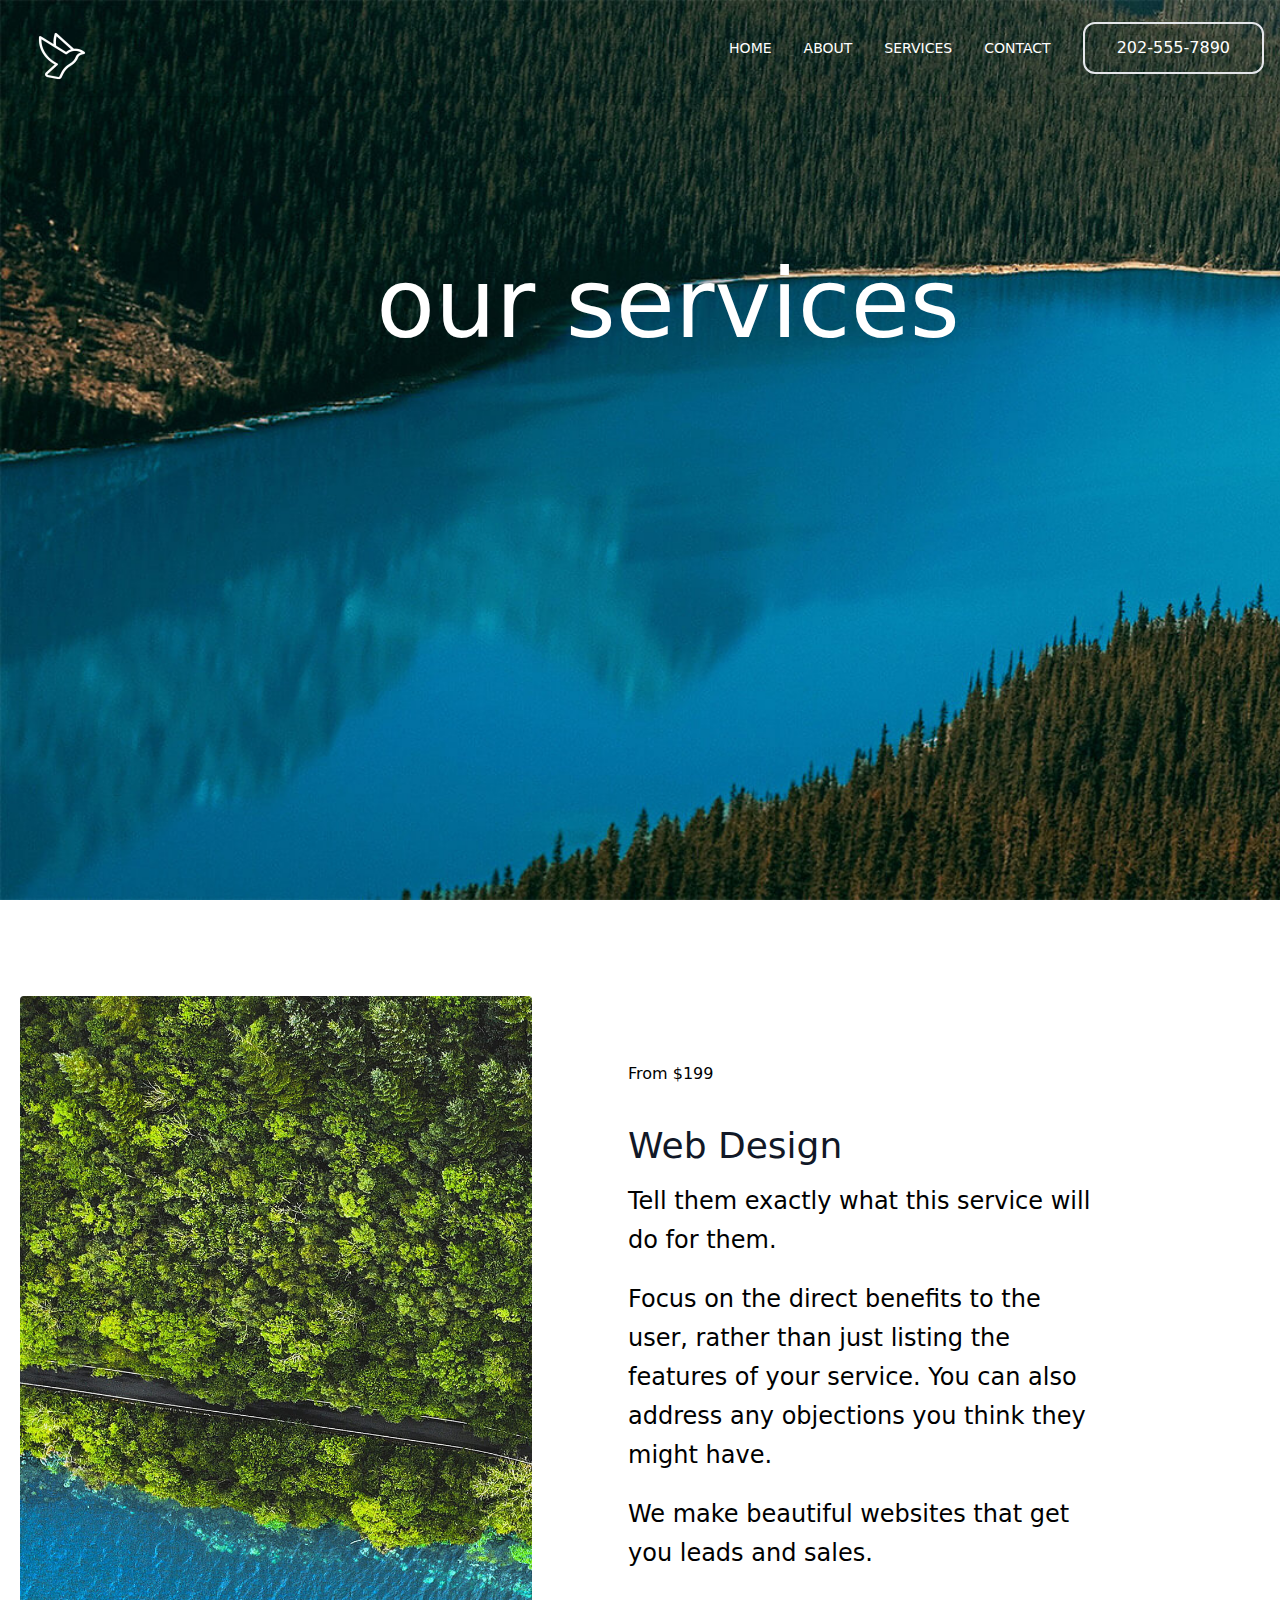
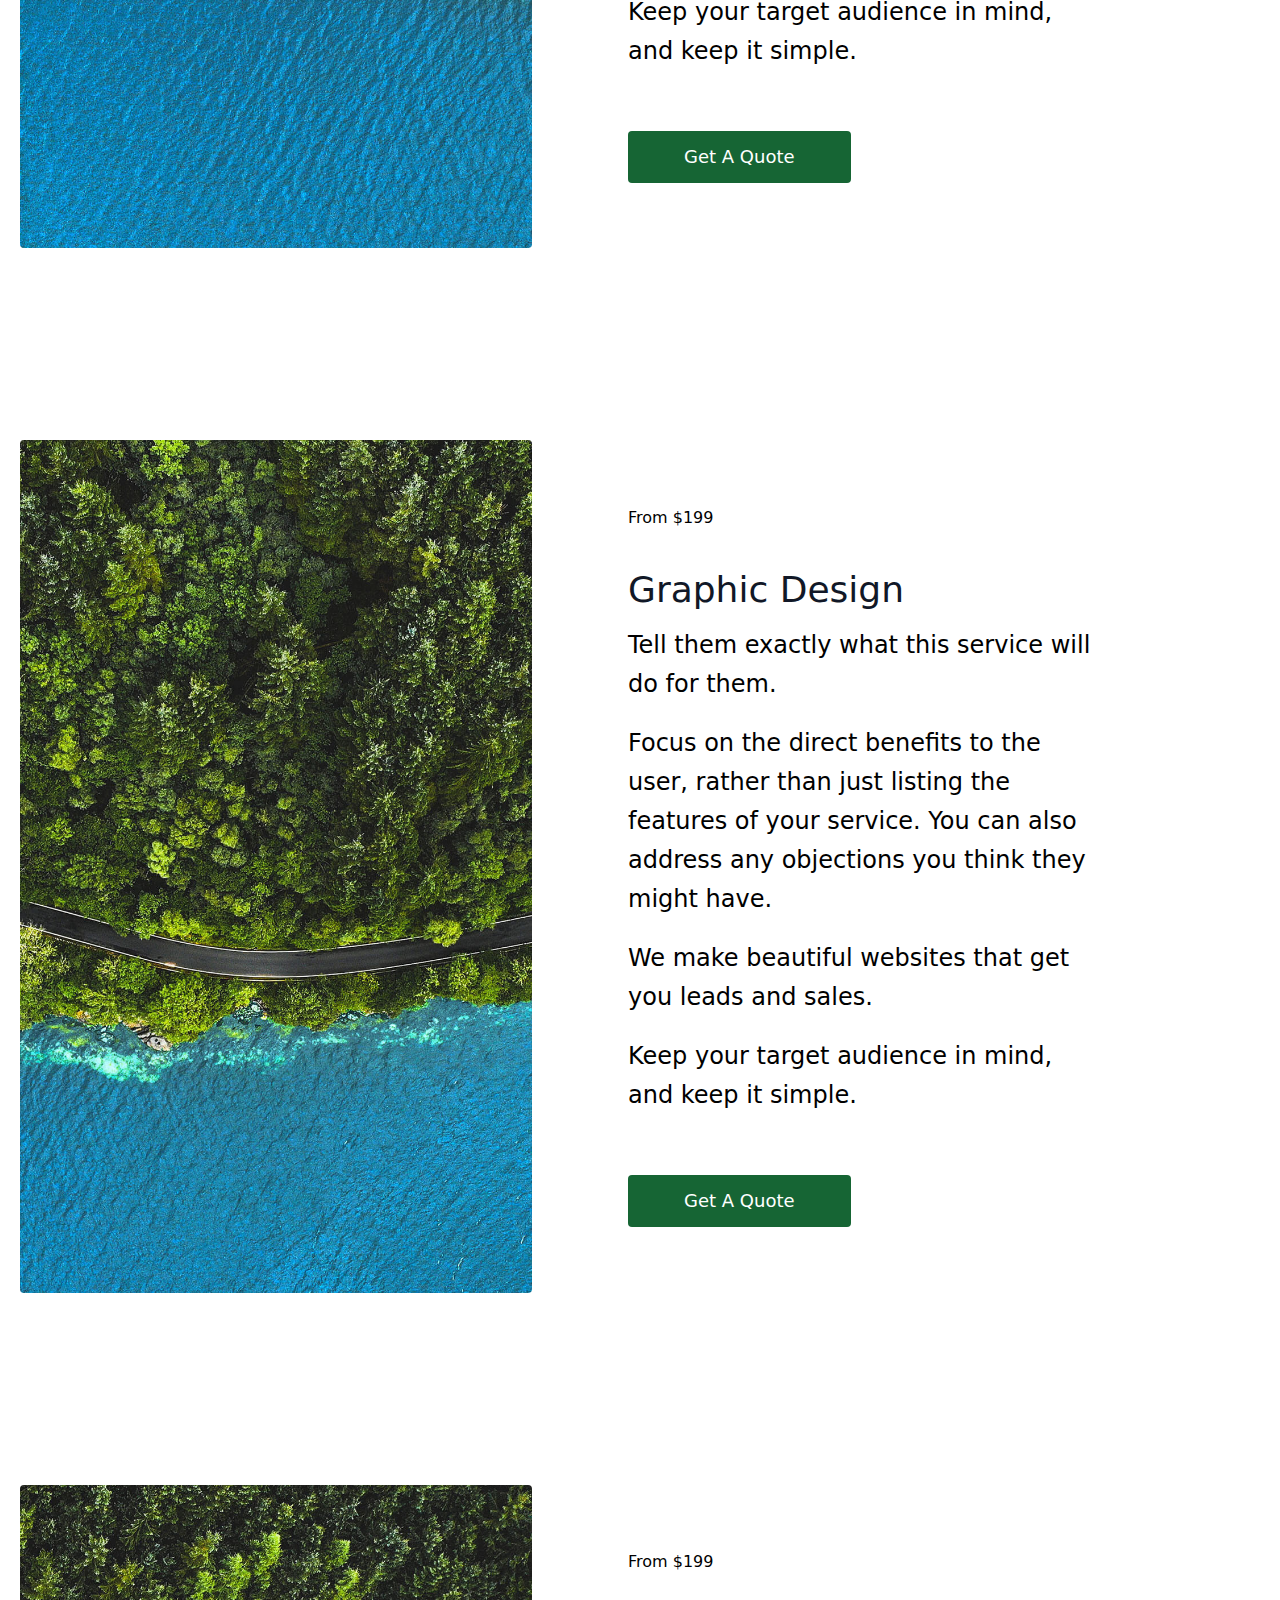
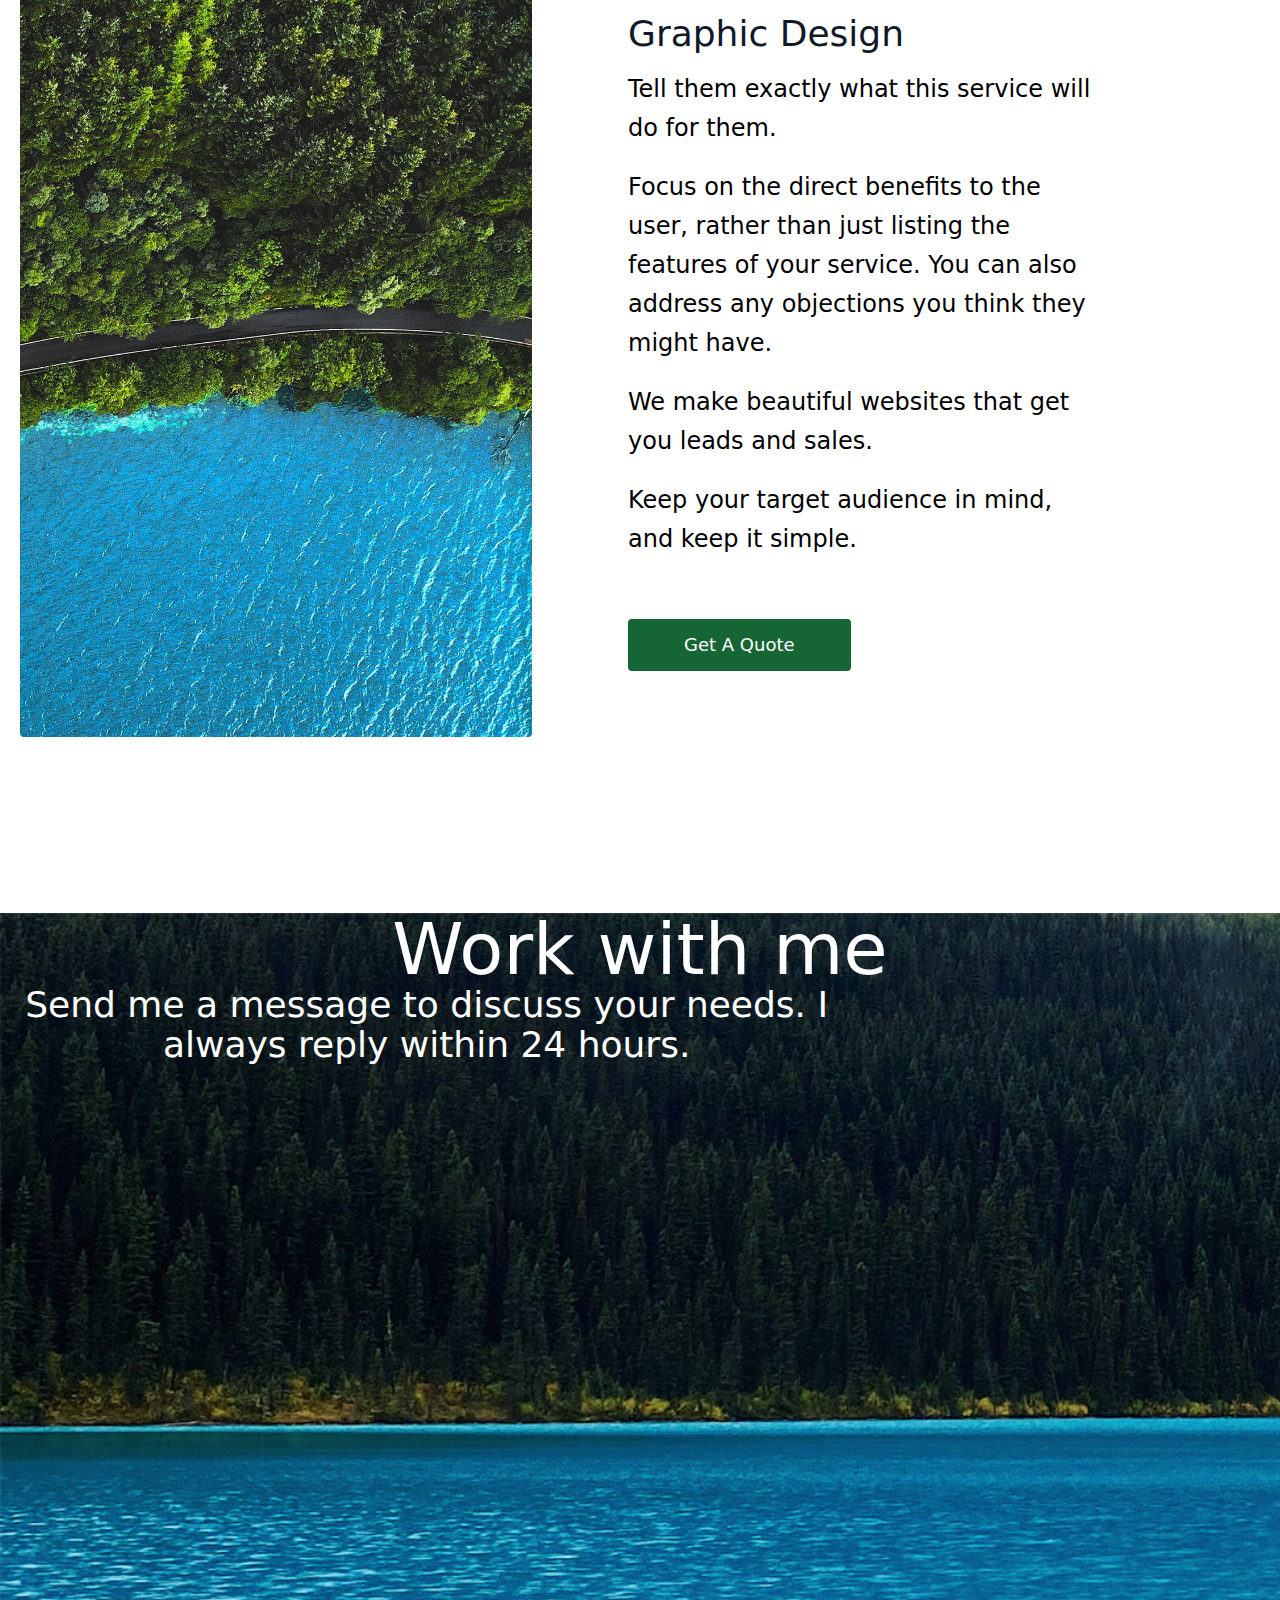
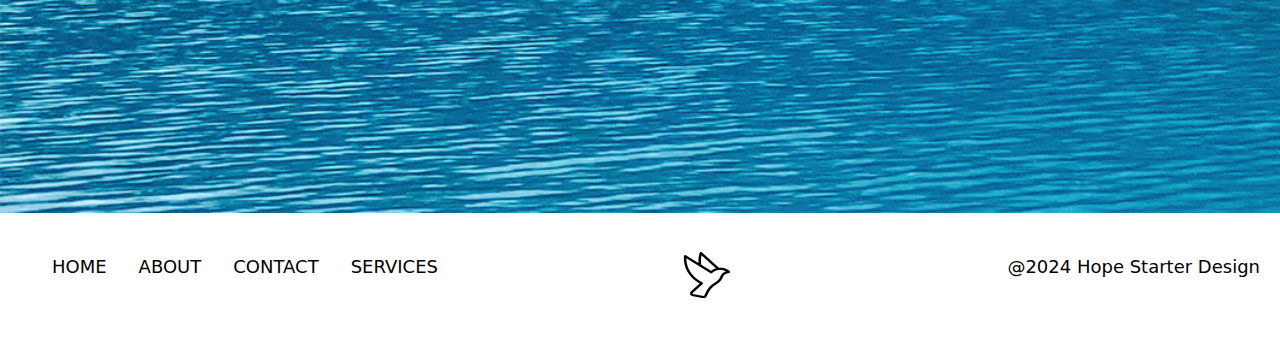
<file: src/service.html>
<!DOCTYPE html>
<html lang="en">

<head>
  <meta charset="UTF-8">
  <meta name="viewport" content="width=device-width, initial-scale=1.0">
  <title>Service-Page</title>
  <link href="./output.css" rel="stylesheet">
  <!-- npx tailwindcss -i ./src/input.css -o ./src/output.css --watch -->
</head>

<body>
  <section class=" body-font bg-hero-pattern5 h-screen  bg-cover">
    <nav class=" text-white   px-2 sm:px-4 py-2.5 rounded dark:bg-gray-800 shadow">
        <div class="container flex flex-wrap justify-between items-center mx-auto">
            <a href="#" class="flex items-center">
                <img class="ml-4 mt-4" src="img/logo-white-1-60x60.png" alt="">
      
              </a>
      
          <div class="flex items-center">
            <button
              id="menu-toggle"
              type="button"
              class="inline-flex items-center p-2 ml-3 text-sm text-gray-500 rounded-lg hover:bg-gray-100 focus:outline-none focus:ring-2 focus:ring-gray-200 dark:text-gray-400 dark:hover:bg-gray-700 dark:focus:ring-gray-600 md:hidden"
            >
              <span class="sr-only">Open main menu</span>
              <!-- Hamburger icon -->
              <svg class="h-6 w-6" fill="none" viewBox="0 0 24 24" stroke="currentColor">
                <path
                  stroke-linecap="round"
                  stroke-linejoin="round"
                  stroke-width="2"
                  d="M4 6h16M4 12h16m-7 6h7"
                />
              </svg>
            </button>
          </div>
      
          <div
            class="w-full md:block md:w-auto hidden"
            id="mobile-menu"
          >
          <ul class="flex flex-col mt-4 md:flex-row md:space-x-8 items-center h-full md:mt-0 md:text-sm md:font-medium">
            <li>
              <a
                href="index.html"
                class="block py-2 pr-4 pl-3 text-white  rounded md:bg-transparent  md:p-0 dark:text-white"
                aria-current="page"
              >
                HOME
              </a>
            </li>
            <li>
              <a
                href="#"
                class="block py-2 pr-4 pl-3  border-b border-gray-100 hover:bg-gray-50 md:hover:bg-transparent md:border-0  md:p-0 dark:text-gray-400 text-white dark:hover:bg-gray-700 dark:hover:text-white md:dark:hover:bg-transparent dark:border-gray-700"
              >
                ABOUT
              </a>
            </li>
            <li>
              <a
                href="service.html"
                class="block py-2 pr-4 pl-3  border-b border-gray-100 hover:bg-gray-50 md:hover:bg-transparent md:border-0  md:p-0 text-white md:dark:hover:text-white dark:hover:bg-gray-700 dark:hover:text-white md:dark:hover:bg-transparent dark:border-gray-700"
              >
                SERVICES
              </a>
            </li>
            
            <li>
              <a
                href="contact.html"
                class="block py-2 pr-4 pl-3 text-white hover:bg-gray-50 md:hover:bg-transparent md:border-0  md:p-0 dark:text-gray-400 md:dark:hover:text-white dark:hover:bg-gray-700 dark:hover:text-white md:dark:hover:bg-transparent"
              >
                CONTACT
              </a>
            </li>
            <button class="inline-flex items-center mt-8 bg-transparent border-2 rounded-xl text-white   py-3 px-8
        focus:outline-none hover:bg-green-950 space-x-5  text-base font-normal mr-6 md:mt-0">202-555-7890

          </button>
          </ul>
          </div>
      
        </div>
      </nav>
      
     
    
    
  
   
    <div class="flex justify-center items-center  text-white mt-40 ml-14">
      <h1 class=" text-8xl justify-center items-center flex w-1/2">our services</h1>
    </div>
    
  </section>

  <section class="text-black body-font">
    <div class="container mx-auto flex px-5 py-24 md:flex-row flex-col items-center">
      <div class="lg:max-w-lg lg:w-full md:w-1/2 w-5/6  md:mb-0">
        <img class="object-cover object-center h-2/4 rounded" alt="hero" src="img/2-home.jpg">
      </div>
      <div class="lg:flex-grow md:w-5/6 lg:pl-24 md:pl-16 flex flex-col md:items-start md:text-left items-center text-center">
        <p class="mb-10">From $199</p>
        <h1 class="title-font sm:text-4xl text-3xl mb-4 font-medium text-gray-900">Web Design
        </h1>
        <p class="mb-5 text-2xl w-3/4 leading-relaxed" class="mb-5 text-2xl w-3/4 leading-relaxed">Tell them exactly what this service will do for them. </p>

           <p class="mb-5 text-2xl w-3/4 leading-relaxed"> Focus on the direct benefits to the user, rather than just listing the features of your service. You can also address any objections you think they might have.</p>
            
           <p class="mb-5 text-2xl w-3/4 leading-relaxed">We make beautiful websites that get you leads and sales.
            <p class="mb-5 text-2xl w-3/4 leading-relaxed">Keep your target audience in mind, and keep it simple.</p>

            
        <div class="flex justify-center items-center mt-10  ">
            <button class=" rounded px-14 py-3 text-white font-normal text-lg hover:bg-green-900  bg-green-800 ">Get A Quote</button>
          </div>
      </div>
    </div>
  </section>
  <section class="text-black body-font">
    <div class="container mx-auto flex px-5 py-24 md:flex-row flex-col items-center">
      <div class="lg:max-w-lg lg:w-full md:w-1/2 w-5/6  md:mb-0">
        <img class="object-cover object-center h-2/4 rounded" alt="hero" src="img/3-home.jpg">
      </div>
      <div class="lg:flex-grow md:w-5/6 lg:pl-24 md:pl-16 flex flex-col md:items-start md:text-left items-center text-center">
        <p class="mb-10">From $199</p>
        <h1 class="title-font sm:text-4xl text-3xl mb-4 font-medium text-gray-900">Graphic Design
        </h1>
        <p class="mb-5 text-2xl w-3/4 leading-relaxed" class="mb-5 text-2xl w-3/4 leading-relaxed">Tell them exactly what this service will do for them. </p>

           <p class="mb-5 text-2xl w-3/4 leading-relaxed"> Focus on the direct benefits to the user, rather than just listing the features of your service. You can also address any objections you think they might have.</p>
            
           <p class="mb-5 text-2xl w-3/4 leading-relaxed">We make beautiful websites that get you leads and sales.
            <p class="mb-5 text-2xl w-3/4 leading-relaxed">Keep your target audience in mind, and keep it simple.</p>

            
        <div class="flex justify-center items-center mt-10  ">
            <button class=" rounded px-14 py-3 text-white font-normal text-lg hover:bg-green-900  bg-green-800 ">Get A Quote</button>
          </div>
      </div>
    </div>
  </section>

  <section class="text-black body-font">
    <div class="container mx-auto flex px-5 py-24 md:flex-row flex-col items-center">
      <div class="lg:max-w-lg lg:w-full md:w-1/2 w-5/6  md:mb-0">
        <img class="object-cover object-center h-2/4 rounded" alt="hero" src="img/4-home.jpg">
      </div>
      <div class="lg:flex-grow md:w-5/6 lg:pl-24 md:pl-16 flex flex-col md:items-start md:text-left items-center text-center">
        <p class="mb-10">From $199</p>
        <h1 class="title-font sm:text-4xl text-3xl mb-4 font-medium text-gray-900">Graphic Design
        </h1>
        <p class="mb-5 text-2xl w-3/4 leading-relaxed" class="mb-5 text-2xl w-3/4 leading-relaxed">Tell them exactly what this service will do for them. </p>

           <p class="mb-5 text-2xl w-3/4 leading-relaxed"> Focus on the direct benefits to the user, rather than just listing the features of your service. You can also address any objections you think they might have.</p>
            
           <p class="mb-5 text-2xl w-3/4 leading-relaxed">We make beautiful websites that get you leads and sales.
            <p class="mb-5 text-2xl w-3/4 leading-relaxed">Keep your target audience in mind, and keep it simple.</p>

            
        <div class="flex justify-center items-center mt-10  ">
            <button class=" rounded px-14 py-3 text-white font-normal text-lg hover:bg-green-900  bg-green-800 ">Get A Quote</button>
          </div>
      </div>
    </div>
  </section>

 <section class=" text-white body-font bg-hero-pattern6 h-screen mt-20 bg-cover">
    <div class="items-center text-center">
<p class="items-center flex justify-center text-7xl ">Work with me</p>

<p class="items-center flex justify-center text-4xl w-2/3">Send me a message to discuss your needs. I always reply within 24 hours.
</p>
</div>
 </section>



  <footer class="text-white  body-font">
    <div class="container px-5 py-8 mx-auto flex text-center justify-between sm:flex-row flex-col">
      <div class="flex  text-center justify-center">
      <p class="text-lg text-black sm:ml-4 sm:pl-4  sm:py-2 sm:mt-0 mt-2">HOME 
      </p>
      <p class="text-lg text-black sm:ml-4 sm:pl-4  sm:py-2 sm:mt-0 mt-2">ABOUT 
      </p>
      <p class="text-lg text-black sm:ml-4 sm:pl-4  sm:py-2 sm:mt-0 mt-2">CONTACT 
      </p>
      <p class="text-lg text-black sm:ml-4 sm:pl-4  sm:py-2 sm:mt-0 mt-2">SERVICES 
      </p>
    </div>
    <div>
        <img class="flex justify-center items-center invert" src="img/logo-white-1-60x60.png" alt="">
      </div>
      <div class="text-lg text-black sm:ml-4 sm:pl-4  sm:py-2 sm:mt-0 mt-2 ">
        <p>
          @2024 Hope Starter Design
        </p>
      </div>
    </div>
  </footer>
  <script>
    const menuToggle = document.getElementById('menu-toggle');
    const mobileMenu = document.getElementById('mobile-menu');
  
    menuToggle.addEventListener('click', function () {
      mobileMenu.classList.toggle('hidden');
    });
  </script>
</body>

</html>
</file>
<file: src/output.css>
/*
! tailwindcss v3.4.3 | MIT License | https://tailwindcss.com
*/

/*
1. Prevent padding and border from affecting element width. (https://github.com/mozdevs/cssremedy/issues/4)
2. Allow adding a border to an element by just adding a border-width. (https://github.com/tailwindcss/tailwindcss/pull/116)
*/

*,
::before,
::after {
  box-sizing: border-box;
  /* 1 */
  border-width: 0;
  /* 2 */
  border-style: solid;
  /* 2 */
  border-color: #e5e7eb;
  /* 2 */
}

::before,
::after {
  --tw-content: '';
}

/*
1. Use a consistent sensible line-height in all browsers.
2. Prevent adjustments of font size after orientation changes in iOS.
3. Use a more readable tab size.
4. Use the user's configured `sans` font-family by default.
5. Use the user's configured `sans` font-feature-settings by default.
6. Use the user's configured `sans` font-variation-settings by default.
7. Disable tap highlights on iOS
*/

html,
:host {
  line-height: 1.5;
  /* 1 */
  -webkit-text-size-adjust: 100%;
  /* 2 */
  -moz-tab-size: 4;
  /* 3 */
  -o-tab-size: 4;
     tab-size: 4;
  /* 3 */
  font-family: ui-sans-serif, system-ui, sans-serif, "Apple Color Emoji", "Segoe UI Emoji", "Segoe UI Symbol", "Noto Color Emoji";
  /* 4 */
  font-feature-settings: normal;
  /* 5 */
  font-variation-settings: normal;
  /* 6 */
  -webkit-tap-highlight-color: transparent;
  /* 7 */
}

/*
1. Remove the margin in all browsers.
2. Inherit line-height from `html` so users can set them as a class directly on the `html` element.
*/

body {
  margin: 0;
  /* 1 */
  line-height: inherit;
  /* 2 */
}

/*
1. Add the correct height in Firefox.
2. Correct the inheritance of border color in Firefox. (https://bugzilla.mozilla.org/show_bug.cgi?id=190655)
3. Ensure horizontal rules are visible by default.
*/

hr {
  height: 0;
  /* 1 */
  color: inherit;
  /* 2 */
  border-top-width: 1px;
  /* 3 */
}

/*
Add the correct text decoration in Chrome, Edge, and Safari.
*/

abbr:where([title]) {
  -webkit-text-decoration: underline dotted;
          text-decoration: underline dotted;
}

/*
Remove the default font size and weight for headings.
*/

h1,
h2,
h3,
h4,
h5,
h6 {
  font-size: inherit;
  font-weight: inherit;
}

/*
Reset links to optimize for opt-in styling instead of opt-out.
*/

a {
  color: inherit;
  text-decoration: inherit;
}

/*
Add the correct font weight in Edge and Safari.
*/

b,
strong {
  font-weight: bolder;
}

/*
1. Use the user's configured `mono` font-family by default.
2. Use the user's configured `mono` font-feature-settings by default.
3. Use the user's configured `mono` font-variation-settings by default.
4. Correct the odd `em` font sizing in all browsers.
*/

code,
kbd,
samp,
pre {
  font-family: ui-monospace, SFMono-Regular, Menlo, Monaco, Consolas, "Liberation Mono", "Courier New", monospace;
  /* 1 */
  font-feature-settings: normal;
  /* 2 */
  font-variation-settings: normal;
  /* 3 */
  font-size: 1em;
  /* 4 */
}

/*
Add the correct font size in all browsers.
*/

small {
  font-size: 80%;
}

/*
Prevent `sub` and `sup` elements from affecting the line height in all browsers.
*/

sub,
sup {
  font-size: 75%;
  line-height: 0;
  position: relative;
  vertical-align: baseline;
}

sub {
  bottom: -0.25em;
}

sup {
  top: -0.5em;
}

/*
1. Remove text indentation from table contents in Chrome and Safari. (https://bugs.chromium.org/p/chromium/issues/detail?id=999088, https://bugs.webkit.org/show_bug.cgi?id=201297)
2. Correct table border color inheritance in all Chrome and Safari. (https://bugs.chromium.org/p/chromium/issues/detail?id=935729, https://bugs.webkit.org/show_bug.cgi?id=195016)
3. Remove gaps between table borders by default.
*/

table {
  text-indent: 0;
  /* 1 */
  border-color: inherit;
  /* 2 */
  border-collapse: collapse;
  /* 3 */
}

/*
1. Change the font styles in all browsers.
2. Remove the margin in Firefox and Safari.
3. Remove default padding in all browsers.
*/

button,
input,
optgroup,
select,
textarea {
  font-family: inherit;
  /* 1 */
  font-feature-settings: inherit;
  /* 1 */
  font-variation-settings: inherit;
  /* 1 */
  font-size: 100%;
  /* 1 */
  font-weight: inherit;
  /* 1 */
  line-height: inherit;
  /* 1 */
  letter-spacing: inherit;
  /* 1 */
  color: inherit;
  /* 1 */
  margin: 0;
  /* 2 */
  padding: 0;
  /* 3 */
}

/*
Remove the inheritance of text transform in Edge and Firefox.
*/

button,
select {
  text-transform: none;
}

/*
1. Correct the inability to style clickable types in iOS and Safari.
2. Remove default button styles.
*/

button,
input:where([type='button']),
input:where([type='reset']),
input:where([type='submit']) {
  -webkit-appearance: button;
  /* 1 */
  background-color: transparent;
  /* 2 */
  background-image: none;
  /* 2 */
}

/*
Use the modern Firefox focus style for all focusable elements.
*/

:-moz-focusring {
  outline: auto;
}

/*
Remove the additional `:invalid` styles in Firefox. (https://github.com/mozilla/gecko-dev/blob/2f9eacd9d3d995c937b4251a5557d95d494c9be1/layout/style/res/forms.css#L728-L737)
*/

:-moz-ui-invalid {
  box-shadow: none;
}

/*
Add the correct vertical alignment in Chrome and Firefox.
*/

progress {
  vertical-align: baseline;
}

/*
Correct the cursor style of increment and decrement buttons in Safari.
*/

::-webkit-inner-spin-button,
::-webkit-outer-spin-button {
  height: auto;
}

/*
1. Correct the odd appearance in Chrome and Safari.
2. Correct the outline style in Safari.
*/

[type='search'] {
  -webkit-appearance: textfield;
  /* 1 */
  outline-offset: -2px;
  /* 2 */
}

/*
Remove the inner padding in Chrome and Safari on macOS.
*/

::-webkit-search-decoration {
  -webkit-appearance: none;
}

/*
1. Correct the inability to style clickable types in iOS and Safari.
2. Change font properties to `inherit` in Safari.
*/

::-webkit-file-upload-button {
  -webkit-appearance: button;
  /* 1 */
  font: inherit;
  /* 2 */
}

/*
Add the correct display in Chrome and Safari.
*/

summary {
  display: list-item;
}

/*
Removes the default spacing and border for appropriate elements.
*/

blockquote,
dl,
dd,
h1,
h2,
h3,
h4,
h5,
h6,
hr,
figure,
p,
pre {
  margin: 0;
}

fieldset {
  margin: 0;
  padding: 0;
}

legend {
  padding: 0;
}

ol,
ul,
menu {
  list-style: none;
  margin: 0;
  padding: 0;
}

/*
Reset default styling for dialogs.
*/

dialog {
  padding: 0;
}

/*
Prevent resizing textareas horizontally by default.
*/

textarea {
  resize: vertical;
}

/*
1. Reset the default placeholder opacity in Firefox. (https://github.com/tailwindlabs/tailwindcss/issues/3300)
2. Set the default placeholder color to the user's configured gray 400 color.
*/

input::-moz-placeholder, textarea::-moz-placeholder {
  opacity: 1;
  /* 1 */
  color: #9ca3af;
  /* 2 */
}

input::placeholder,
textarea::placeholder {
  opacity: 1;
  /* 1 */
  color: #9ca3af;
  /* 2 */
}

/*
Set the default cursor for buttons.
*/

button,
[role="button"] {
  cursor: pointer;
}

/*
Make sure disabled buttons don't get the pointer cursor.
*/

:disabled {
  cursor: default;
}

/*
1. Make replaced elements `display: block` by default. (https://github.com/mozdevs/cssremedy/issues/14)
2. Add `vertical-align: middle` to align replaced elements more sensibly by default. (https://github.com/jensimmons/cssremedy/issues/14#issuecomment-634934210)
   This can trigger a poorly considered lint error in some tools but is included by design.
*/

img,
svg,
video,
canvas,
audio,
iframe,
embed,
object {
  display: block;
  /* 1 */
  vertical-align: middle;
  /* 2 */
}

/*
Constrain images and videos to the parent width and preserve their intrinsic aspect ratio. (https://github.com/mozdevs/cssremedy/issues/14)
*/

img,
video {
  max-width: 100%;
  height: auto;
}

/* Make elements with the HTML hidden attribute stay hidden by default */

[hidden] {
  display: none;
}

*, ::before, ::after {
  --tw-border-spacing-x: 0;
  --tw-border-spacing-y: 0;
  --tw-translate-x: 0;
  --tw-translate-y: 0;
  --tw-rotate: 0;
  --tw-skew-x: 0;
  --tw-skew-y: 0;
  --tw-scale-x: 1;
  --tw-scale-y: 1;
  --tw-pan-x:  ;
  --tw-pan-y:  ;
  --tw-pinch-zoom:  ;
  --tw-scroll-snap-strictness: proximity;
  --tw-gradient-from-position:  ;
  --tw-gradient-via-position:  ;
  --tw-gradient-to-position:  ;
  --tw-ordinal:  ;
  --tw-slashed-zero:  ;
  --tw-numeric-figure:  ;
  --tw-numeric-spacing:  ;
  --tw-numeric-fraction:  ;
  --tw-ring-inset:  ;
  --tw-ring-offset-width: 0px;
  --tw-ring-offset-color: #fff;
  --tw-ring-color: rgb(59 130 246 / 0.5);
  --tw-ring-offset-shadow: 0 0 #0000;
  --tw-ring-shadow: 0 0 #0000;
  --tw-shadow: 0 0 #0000;
  --tw-shadow-colored: 0 0 #0000;
  --tw-blur:  ;
  --tw-brightness:  ;
  --tw-contrast:  ;
  --tw-grayscale:  ;
  --tw-hue-rotate:  ;
  --tw-invert:  ;
  --tw-saturate:  ;
  --tw-sepia:  ;
  --tw-drop-shadow:  ;
  --tw-backdrop-blur:  ;
  --tw-backdrop-brightness:  ;
  --tw-backdrop-contrast:  ;
  --tw-backdrop-grayscale:  ;
  --tw-backdrop-hue-rotate:  ;
  --tw-backdrop-invert:  ;
  --tw-backdrop-opacity:  ;
  --tw-backdrop-saturate:  ;
  --tw-backdrop-sepia:  ;
  --tw-contain-size:  ;
  --tw-contain-layout:  ;
  --tw-contain-paint:  ;
  --tw-contain-style:  ;
}

::backdrop {
  --tw-border-spacing-x: 0;
  --tw-border-spacing-y: 0;
  --tw-translate-x: 0;
  --tw-translate-y: 0;
  --tw-rotate: 0;
  --tw-skew-x: 0;
  --tw-skew-y: 0;
  --tw-scale-x: 1;
  --tw-scale-y: 1;
  --tw-pan-x:  ;
  --tw-pan-y:  ;
  --tw-pinch-zoom:  ;
  --tw-scroll-snap-strictness: proximity;
  --tw-gradient-from-position:  ;
  --tw-gradient-via-position:  ;
  --tw-gradient-to-position:  ;
  --tw-ordinal:  ;
  --tw-slashed-zero:  ;
  --tw-numeric-figure:  ;
  --tw-numeric-spacing:  ;
  --tw-numeric-fraction:  ;
  --tw-ring-inset:  ;
  --tw-ring-offset-width: 0px;
  --tw-ring-offset-color: #fff;
  --tw-ring-color: rgb(59 130 246 / 0.5);
  --tw-ring-offset-shadow: 0 0 #0000;
  --tw-ring-shadow: 0 0 #0000;
  --tw-shadow: 0 0 #0000;
  --tw-shadow-colored: 0 0 #0000;
  --tw-blur:  ;
  --tw-brightness:  ;
  --tw-contrast:  ;
  --tw-grayscale:  ;
  --tw-hue-rotate:  ;
  --tw-invert:  ;
  --tw-saturate:  ;
  --tw-sepia:  ;
  --tw-drop-shadow:  ;
  --tw-backdrop-blur:  ;
  --tw-backdrop-brightness:  ;
  --tw-backdrop-contrast:  ;
  --tw-backdrop-grayscale:  ;
  --tw-backdrop-hue-rotate:  ;
  --tw-backdrop-invert:  ;
  --tw-backdrop-opacity:  ;
  --tw-backdrop-saturate:  ;
  --tw-backdrop-sepia:  ;
  --tw-contain-size:  ;
  --tw-contain-layout:  ;
  --tw-contain-paint:  ;
  --tw-contain-style:  ;
}

.container {
  width: 100%;
}

@media (min-width: 640px) {
  .container {
    max-width: 640px;
  }
}

@media (min-width: 768px) {
  .container {
    max-width: 768px;
  }
}

@media (min-width: 1024px) {
  .container {
    max-width: 1024px;
  }
}

@media (min-width: 1280px) {
  .container {
    max-width: 1280px;
  }
}

@media (min-width: 1536px) {
  .container {
    max-width: 1536px;
  }
}

.sr-only {
  position: absolute;
  width: 1px;
  height: 1px;
  padding: 0;
  margin: -1px;
  overflow: hidden;
  clip: rect(0, 0, 0, 0);
  white-space: nowrap;
  border-width: 0;
}

.mx-4 {
  margin-left: 1rem;
  margin-right: 1rem;
}

.mx-auto {
  margin-left: auto;
  margin-right: auto;
}

.-mt-32 {
  margin-top: -8rem;
}

.mb-10 {
  margin-bottom: 2.5rem;
}

.mb-16 {
  margin-bottom: 4rem;
}

.mb-24 {
  margin-bottom: 6rem;
}

.mb-3 {
  margin-bottom: 0.75rem;
}

.mb-4 {
  margin-bottom: 1rem;
}

.mb-5 {
  margin-bottom: 1.25rem;
}

.mb-6 {
  margin-bottom: 1.5rem;
}

.mb-8 {
  margin-bottom: 2rem;
}

.ml-14 {
  margin-left: 3.5rem;
}

.ml-3 {
  margin-left: 0.75rem;
}

.ml-4 {
  margin-left: 1rem;
}

.mr-6 {
  margin-right: 1.5rem;
}

.mt-10 {
  margin-top: 2.5rem;
}

.mt-2 {
  margin-top: 0.5rem;
}

.mt-20 {
  margin-top: 5rem;
}

.mt-28 {
  margin-top: 7rem;
}

.mt-32 {
  margin-top: 8rem;
}

.mt-36 {
  margin-top: 9rem;
}

.mt-4 {
  margin-top: 1rem;
}

.mt-40 {
  margin-top: 10rem;
}

.mt-5 {
  margin-top: 1.25rem;
}

.mt-7 {
  margin-top: 1.75rem;
}

.mt-8 {
  margin-top: 2rem;
}

.mt-24 {
  margin-top: 6rem;
}

.-mb-1 {
  margin-bottom: -0.25rem;
}

.mb-1 {
  margin-bottom: 0.25rem;
}

.mb-2 {
  margin-bottom: 0.5rem;
}

.ml-2 {
  margin-left: 0.5rem;
}

.block {
  display: block;
}

.flex {
  display: flex;
}

.inline-flex {
  display: inline-flex;
}

.hidden {
  display: none;
}

.h-1\/2 {
  height: 50%;
}

.h-16 {
  height: 4rem;
}

.h-2\/4 {
  height: 50%;
}

.h-28 {
  height: 7rem;
}

.h-3\/4 {
  height: 75%;
}

.h-6 {
  height: 1.5rem;
}

.h-96 {
  height: 24rem;
}

.h-\[500px\] {
  height: 500px;
}

.h-full {
  height: 100%;
}

.h-screen {
  height: 100vh;
}

.h-4 {
  height: 1rem;
}

.w-1\/2 {
  width: 50%;
}

.w-2\/3 {
  width: 66.666667%;
}

.w-28 {
  width: 7rem;
}

.w-3\/4 {
  width: 75%;
}

.w-4\/6 {
  width: 66.666667%;
}

.w-5\/6 {
  width: 83.333333%;
}

.w-52 {
  width: 13rem;
}

.w-6 {
  width: 1.5rem;
}

.w-auto {
  width: auto;
}

.w-full {
  width: 100%;
}

.w-screen {
  width: 100vw;
}

.w-4 {
  width: 1rem;
}

.w-16 {
  width: 4rem;
}

.max-w-\[550px\] {
  max-width: 550px;
}

.resize-none {
  resize: none;
}

.list-none {
  list-style-type: none;
}

.flex-col {
  flex-direction: column;
}

.flex-wrap {
  flex-wrap: wrap;
}

.items-start {
  align-items: flex-start;
}

.items-center {
  align-items: center;
}

.justify-center {
  justify-content: center;
}

.justify-between {
  justify-content: space-between;
}

.space-x-5 > :not([hidden]) ~ :not([hidden]) {
  --tw-space-x-reverse: 0;
  margin-right: calc(1.25rem * var(--tw-space-x-reverse));
  margin-left: calc(1.25rem * calc(1 - var(--tw-space-x-reverse)));
}

.space-x-6 > :not([hidden]) ~ :not([hidden]) {
  --tw-space-x-reverse: 0;
  margin-right: calc(1.5rem * var(--tw-space-x-reverse));
  margin-left: calc(1.5rem * calc(1 - var(--tw-space-x-reverse)));
}

.space-y-7 > :not([hidden]) ~ :not([hidden]) {
  --tw-space-y-reverse: 0;
  margin-top: calc(1.75rem * calc(1 - var(--tw-space-y-reverse)));
  margin-bottom: calc(1.75rem * var(--tw-space-y-reverse));
}

.space-y-9 > :not([hidden]) ~ :not([hidden]) {
  --tw-space-y-reverse: 0;
  margin-top: calc(2.25rem * calc(1 - var(--tw-space-y-reverse)));
  margin-bottom: calc(2.25rem * var(--tw-space-y-reverse));
}

.space-y-24 > :not([hidden]) ~ :not([hidden]) {
  --tw-space-y-reverse: 0;
  margin-top: calc(6rem * calc(1 - var(--tw-space-y-reverse)));
  margin-bottom: calc(6rem * var(--tw-space-y-reverse));
}

.space-x-4 > :not([hidden]) ~ :not([hidden]) {
  --tw-space-x-reverse: 0;
  margin-right: calc(1rem * var(--tw-space-x-reverse));
  margin-left: calc(1rem * calc(1 - var(--tw-space-x-reverse)));
}

.overflow-hidden {
  overflow: hidden;
}

.rounded {
  border-radius: 0.25rem;
}

.rounded-full {
  border-radius: 9999px;
}

.rounded-lg {
  border-radius: 0.5rem;
}

.rounded-md {
  border-radius: 0.375rem;
}

.rounded-xl {
  border-radius: 0.75rem;
}

.border {
  border-width: 1px;
}

.border-0 {
  border-width: 0px;
}

.border-2 {
  border-width: 2px;
}

.border-4 {
  border-width: 4px;
}

.border-b {
  border-bottom-width: 1px;
}

.border-\[\#e0e0e0\] {
  --tw-border-opacity: 1;
  border-color: rgb(224 224 224 / var(--tw-border-opacity));
}

.border-black {
  --tw-border-opacity: 1;
  border-color: rgb(0 0 0 / var(--tw-border-opacity));
}

.border-gray-100 {
  --tw-border-opacity: 1;
  border-color: rgb(243 244 246 / var(--tw-border-opacity));
}

.border-gray-200 {
  --tw-border-opacity: 1;
  border-color: rgb(229 231 235 / var(--tw-border-opacity));
}

.bg-\[\#EAF3EE\] {
  --tw-bg-opacity: 1;
  background-color: rgb(234 243 238 / var(--tw-bg-opacity));
}

.bg-green-700 {
  --tw-bg-opacity: 1;
  background-color: rgb(21 128 61 / var(--tw-bg-opacity));
}

.bg-green-800 {
  --tw-bg-opacity: 1;
  background-color: rgb(22 101 52 / var(--tw-bg-opacity));
}

.bg-transparent {
  background-color: transparent;
}

.bg-white {
  --tw-bg-opacity: 1;
  background-color: rgb(255 255 255 / var(--tw-bg-opacity));
}

.bg-hero-pattern {
  background-image: url('./../src/img/bg.jpg');
}

.bg-hero-pattern2 {
  background-image: url('./../src/img/bg2.jpg');
}

.bg-hero-pattern3 {
  background-image: url('./../src/img/1-contact.jpg');
}

.bg-hero-pattern4 {
  background-image: url('./../src/img/1-about.jpg');
}

.bg-hero-pattern5 {
  background-image: url('./../src/img/1-services.jpg');
}

.bg-hero-pattern6 {
  background-image: url('./../src/img/2-services.jpg');
}

.bg-cover {
  background-size: cover;
}

.object-cover {
  -o-object-fit: cover;
     object-fit: cover;
}

.object-center {
  -o-object-position: center;
     object-position: center;
}

.p-12 {
  padding: 3rem;
}

.p-2 {
  padding: 0.5rem;
}

.p-4 {
  padding: 1rem;
}

.p-8 {
  padding: 2rem;
}

.px-10 {
  padding-left: 2.5rem;
  padding-right: 2.5rem;
}

.px-14 {
  padding-left: 3.5rem;
  padding-right: 3.5rem;
}

.px-2 {
  padding-left: 0.5rem;
  padding-right: 0.5rem;
}

.px-20 {
  padding-left: 5rem;
  padding-right: 5rem;
}

.px-32 {
  padding-left: 8rem;
  padding-right: 8rem;
}

.px-5 {
  padding-left: 1.25rem;
  padding-right: 1.25rem;
}

.px-6 {
  padding-left: 1.5rem;
  padding-right: 1.5rem;
}

.px-7 {
  padding-left: 1.75rem;
  padding-right: 1.75rem;
}

.px-72 {
  padding-left: 18rem;
  padding-right: 18rem;
}

.px-8 {
  padding-left: 2rem;
  padding-right: 2rem;
}

.py-2 {
  padding-top: 0.5rem;
  padding-bottom: 0.5rem;
}

.py-2\.5 {
  padding-top: 0.625rem;
  padding-bottom: 0.625rem;
}

.py-24 {
  padding-top: 6rem;
  padding-bottom: 6rem;
}

.py-3 {
  padding-top: 0.75rem;
  padding-bottom: 0.75rem;
}

.py-4 {
  padding-top: 1rem;
  padding-bottom: 1rem;
}

.py-5 {
  padding-top: 1.25rem;
  padding-bottom: 1.25rem;
}

.py-8 {
  padding-top: 2rem;
  padding-bottom: 2rem;
}

.pl-14 {
  padding-left: 3.5rem;
}

.pl-3 {
  padding-left: 0.75rem;
}

.pr-4 {
  padding-right: 1rem;
}

.pb-10 {
  padding-bottom: 2.5rem;
}

.text-center {
  text-align: center;
}

.text-2xl {
  font-size: 1.5rem;
  line-height: 2rem;
}

.text-3xl {
  font-size: 1.875rem;
  line-height: 2.25rem;
}

.text-4xl {
  font-size: 2.25rem;
  line-height: 2.5rem;
}

.text-5xl {
  font-size: 3rem;
  line-height: 1;
}

.text-6xl {
  font-size: 3.75rem;
  line-height: 1;
}

.text-7xl {
  font-size: 4.5rem;
  line-height: 1;
}

.text-8xl {
  font-size: 6rem;
  line-height: 1;
}

.text-base {
  font-size: 1rem;
  line-height: 1.5rem;
}

.text-lg {
  font-size: 1.125rem;
  line-height: 1.75rem;
}

.text-sm {
  font-size: 0.875rem;
  line-height: 1.25rem;
}

.text-xl {
  font-size: 1.25rem;
  line-height: 1.75rem;
}

.font-medium {
  font-weight: 500;
}

.font-normal {
  font-weight: 400;
}

.font-semibold {
  font-weight: 600;
}

.font-bold {
  font-weight: 700;
}

.font-light {
  font-weight: 300;
}

.font-thin {
  font-weight: 100;
}

.leading-relaxed {
  line-height: 1.625;
}

.tracking-wider {
  letter-spacing: 0.05em;
}

.text-\[\#07074D\] {
  --tw-text-opacity: 1;
  color: rgb(7 7 77 / var(--tw-text-opacity));
}

.text-\[\#6B7280\] {
  --tw-text-opacity: 1;
  color: rgb(107 114 128 / var(--tw-text-opacity));
}

.text-black {
  --tw-text-opacity: 1;
  color: rgb(0 0 0 / var(--tw-text-opacity));
}

.text-gray-500 {
  --tw-text-opacity: 1;
  color: rgb(107 114 128 / var(--tw-text-opacity));
}

.text-gray-900 {
  --tw-text-opacity: 1;
  color: rgb(17 24 39 / var(--tw-text-opacity));
}

.text-white {
  --tw-text-opacity: 1;
  color: rgb(255 255 255 / var(--tw-text-opacity));
}

.text-gray-600 {
  --tw-text-opacity: 1;
  color: rgb(75 85 99 / var(--tw-text-opacity));
}

.text-gray-800 {
  --tw-text-opacity: 1;
  color: rgb(31 41 55 / var(--tw-text-opacity));
}

.text-indigo-500 {
  --tw-text-opacity: 1;
  color: rgb(99 102 241 / var(--tw-text-opacity));
}

.shadow {
  --tw-shadow: 0 1px 3px 0 rgb(0 0 0 / 0.1), 0 1px 2px -1px rgb(0 0 0 / 0.1);
  --tw-shadow-colored: 0 1px 3px 0 var(--tw-shadow-color), 0 1px 2px -1px var(--tw-shadow-color);
  box-shadow: var(--tw-ring-offset-shadow, 0 0 #0000), var(--tw-ring-shadow, 0 0 #0000), var(--tw-shadow);
}

.outline-none {
  outline: 2px solid transparent;
  outline-offset: 2px;
}

.invert {
  --tw-invert: invert(100%);
  filter: var(--tw-blur) var(--tw-brightness) var(--tw-contrast) var(--tw-grayscale) var(--tw-hue-rotate) var(--tw-invert) var(--tw-saturate) var(--tw-sepia) var(--tw-drop-shadow);
}

.hover\:border-none:hover {
  border-style: none;
}

.hover\:bg-gray-100:hover {
  --tw-bg-opacity: 1;
  background-color: rgb(243 244 246 / var(--tw-bg-opacity));
}

.hover\:bg-gray-50:hover {
  --tw-bg-opacity: 1;
  background-color: rgb(249 250 251 / var(--tw-bg-opacity));
}

.hover\:bg-green-800:hover {
  --tw-bg-opacity: 1;
  background-color: rgb(22 101 52 / var(--tw-bg-opacity));
}

.hover\:bg-green-900:hover {
  --tw-bg-opacity: 1;
  background-color: rgb(20 83 45 / var(--tw-bg-opacity));
}

.hover\:bg-green-950:hover {
  --tw-bg-opacity: 1;
  background-color: rgb(5 46 22 / var(--tw-bg-opacity));
}

.hover\:text-white:hover {
  --tw-text-opacity: 1;
  color: rgb(255 255 255 / var(--tw-text-opacity));
}

.hover\:text-gray-800:hover {
  --tw-text-opacity: 1;
  color: rgb(31 41 55 / var(--tw-text-opacity));
}

.focus\:border-\[\#6A64F1\]:focus {
  --tw-border-opacity: 1;
  border-color: rgb(106 100 241 / var(--tw-border-opacity));
}

.focus\:border-gray-700:focus {
  --tw-border-opacity: 1;
  border-color: rgb(55 65 81 / var(--tw-border-opacity));
}

.focus\:shadow-md:focus {
  --tw-shadow: 0 4px 6px -1px rgb(0 0 0 / 0.1), 0 2px 4px -2px rgb(0 0 0 / 0.1);
  --tw-shadow-colored: 0 4px 6px -1px var(--tw-shadow-color), 0 2px 4px -2px var(--tw-shadow-color);
  box-shadow: var(--tw-ring-offset-shadow, 0 0 #0000), var(--tw-ring-shadow, 0 0 #0000), var(--tw-shadow);
}

.focus\:outline-none:focus {
  outline: 2px solid transparent;
  outline-offset: 2px;
}

.focus\:ring-2:focus {
  --tw-ring-offset-shadow: var(--tw-ring-inset) 0 0 0 var(--tw-ring-offset-width) var(--tw-ring-offset-color);
  --tw-ring-shadow: var(--tw-ring-inset) 0 0 0 calc(2px + var(--tw-ring-offset-width)) var(--tw-ring-color);
  box-shadow: var(--tw-ring-offset-shadow), var(--tw-ring-shadow), var(--tw-shadow, 0 0 #0000);
}

.focus\:ring-gray-200:focus {
  --tw-ring-opacity: 1;
  --tw-ring-color: rgb(229 231 235 / var(--tw-ring-opacity));
}

@media (min-width: 640px) {
  .sm\:-m-4 {
    margin: -1rem;
  }

  .sm\:mb-0 {
    margin-bottom: 0px;
  }

  .sm\:ml-4 {
    margin-left: 1rem;
  }

  .sm\:mt-0 {
    margin-top: 0px;
  }

  .sm\:flex-row {
    flex-direction: row;
  }

  .sm\:px-4 {
    padding-left: 1rem;
    padding-right: 1rem;
  }

  .sm\:px-6 {
    padding-left: 1.5rem;
    padding-right: 1.5rem;
  }

  .sm\:py-2 {
    padding-top: 0.5rem;
    padding-bottom: 0.5rem;
  }

  .sm\:pl-4 {
    padding-left: 1rem;
  }

  .sm\:text-4xl {
    font-size: 2.25rem;
    line-height: 2.5rem;
  }

  .sm\:text-7xl {
    font-size: 4.5rem;
    line-height: 1;
  }

  .sm\:text-3xl {
    font-size: 1.875rem;
    line-height: 2.25rem;
  }
}

@media (min-width: 768px) {
  .md\:mb-0 {
    margin-bottom: 0px;
  }

  .md\:mt-0 {
    margin-top: 0px;
  }

  .md\:block {
    display: block;
  }

  .md\:hidden {
    display: none;
  }

  .md\:w-1\/2 {
    width: 50%;
  }

  .md\:w-1\/3 {
    width: 33.333333%;
  }

  .md\:w-5\/6 {
    width: 83.333333%;
  }

  .md\:w-auto {
    width: auto;
  }

  .md\:flex-row {
    flex-direction: row;
  }

  .md\:items-start {
    align-items: flex-start;
  }

  .md\:space-x-8 > :not([hidden]) ~ :not([hidden]) {
    --tw-space-x-reverse: 0;
    margin-right: calc(2rem * var(--tw-space-x-reverse));
    margin-left: calc(2rem * calc(1 - var(--tw-space-x-reverse)));
  }

  .md\:border-0 {
    border-width: 0px;
  }

  .md\:border-b-0 {
    border-bottom-width: 0px;
  }

  .md\:border-r {
    border-right-width: 1px;
  }

  .md\:bg-transparent {
    background-color: transparent;
  }

  .md\:p-0 {
    padding: 0px;
  }

  .md\:py-8 {
    padding-top: 2rem;
    padding-bottom: 2rem;
  }

  .md\:pl-16 {
    padding-left: 4rem;
  }

  .md\:pr-16 {
    padding-right: 4rem;
  }

  .md\:pl-12 {
    padding-left: 3rem;
  }

  .md\:pr-12 {
    padding-right: 3rem;
  }

  .md\:text-left {
    text-align: left;
  }

  .md\:text-sm {
    font-size: 0.875rem;
    line-height: 1.25rem;
  }

  .md\:font-medium {
    font-weight: 500;
  }

  .md\:hover\:bg-transparent:hover {
    background-color: transparent;
  }
}

@media (min-width: 1024px) {
  .lg\:inline-block {
    display: inline-block;
  }

  .lg\:w-2\/3 {
    width: 66.666667%;
  }

  .lg\:w-3\/4 {
    width: 75%;
  }

  .lg\:w-full {
    width: 100%;
  }

  .lg\:w-1\/3 {
    width: 33.333333%;
  }

  .lg\:max-w-lg {
    max-width: 32rem;
  }

  .lg\:flex-grow {
    flex-grow: 1;
  }

  .lg\:pl-24 {
    padding-left: 6rem;
  }

  .lg\:pr-24 {
    padding-right: 6rem;
  }
}

@media (min-width: 1280px) {
  .xl\:w-1\/2 {
    width: 50%;
  }
}

@media (prefers-color-scheme: dark) {
  .dark\:border-gray-700 {
    --tw-border-opacity: 1;
    border-color: rgb(55 65 81 / var(--tw-border-opacity));
  }

  .dark\:bg-gray-800 {
    --tw-bg-opacity: 1;
    background-color: rgb(31 41 55 / var(--tw-bg-opacity));
  }

  .dark\:text-gray-400 {
    --tw-text-opacity: 1;
    color: rgb(156 163 175 / var(--tw-text-opacity));
  }

  .dark\:text-white {
    --tw-text-opacity: 1;
    color: rgb(255 255 255 / var(--tw-text-opacity));
  }

  .dark\:hover\:bg-gray-700:hover {
    --tw-bg-opacity: 1;
    background-color: rgb(55 65 81 / var(--tw-bg-opacity));
  }

  .dark\:hover\:text-white:hover {
    --tw-text-opacity: 1;
    color: rgb(255 255 255 / var(--tw-text-opacity));
  }

  .dark\:focus\:ring-gray-600:focus {
    --tw-ring-opacity: 1;
    --tw-ring-color: rgb(75 85 99 / var(--tw-ring-opacity));
  }
}

@media (min-width: 768px) {
  @media (prefers-color-scheme: dark) {
    .md\:dark\:hover\:bg-transparent:hover {
      background-color: transparent;
    }

    .md\:dark\:hover\:text-white:hover {
      --tw-text-opacity: 1;
      color: rgb(255 255 255 / var(--tw-text-opacity));
    }
  }
}
</file>
